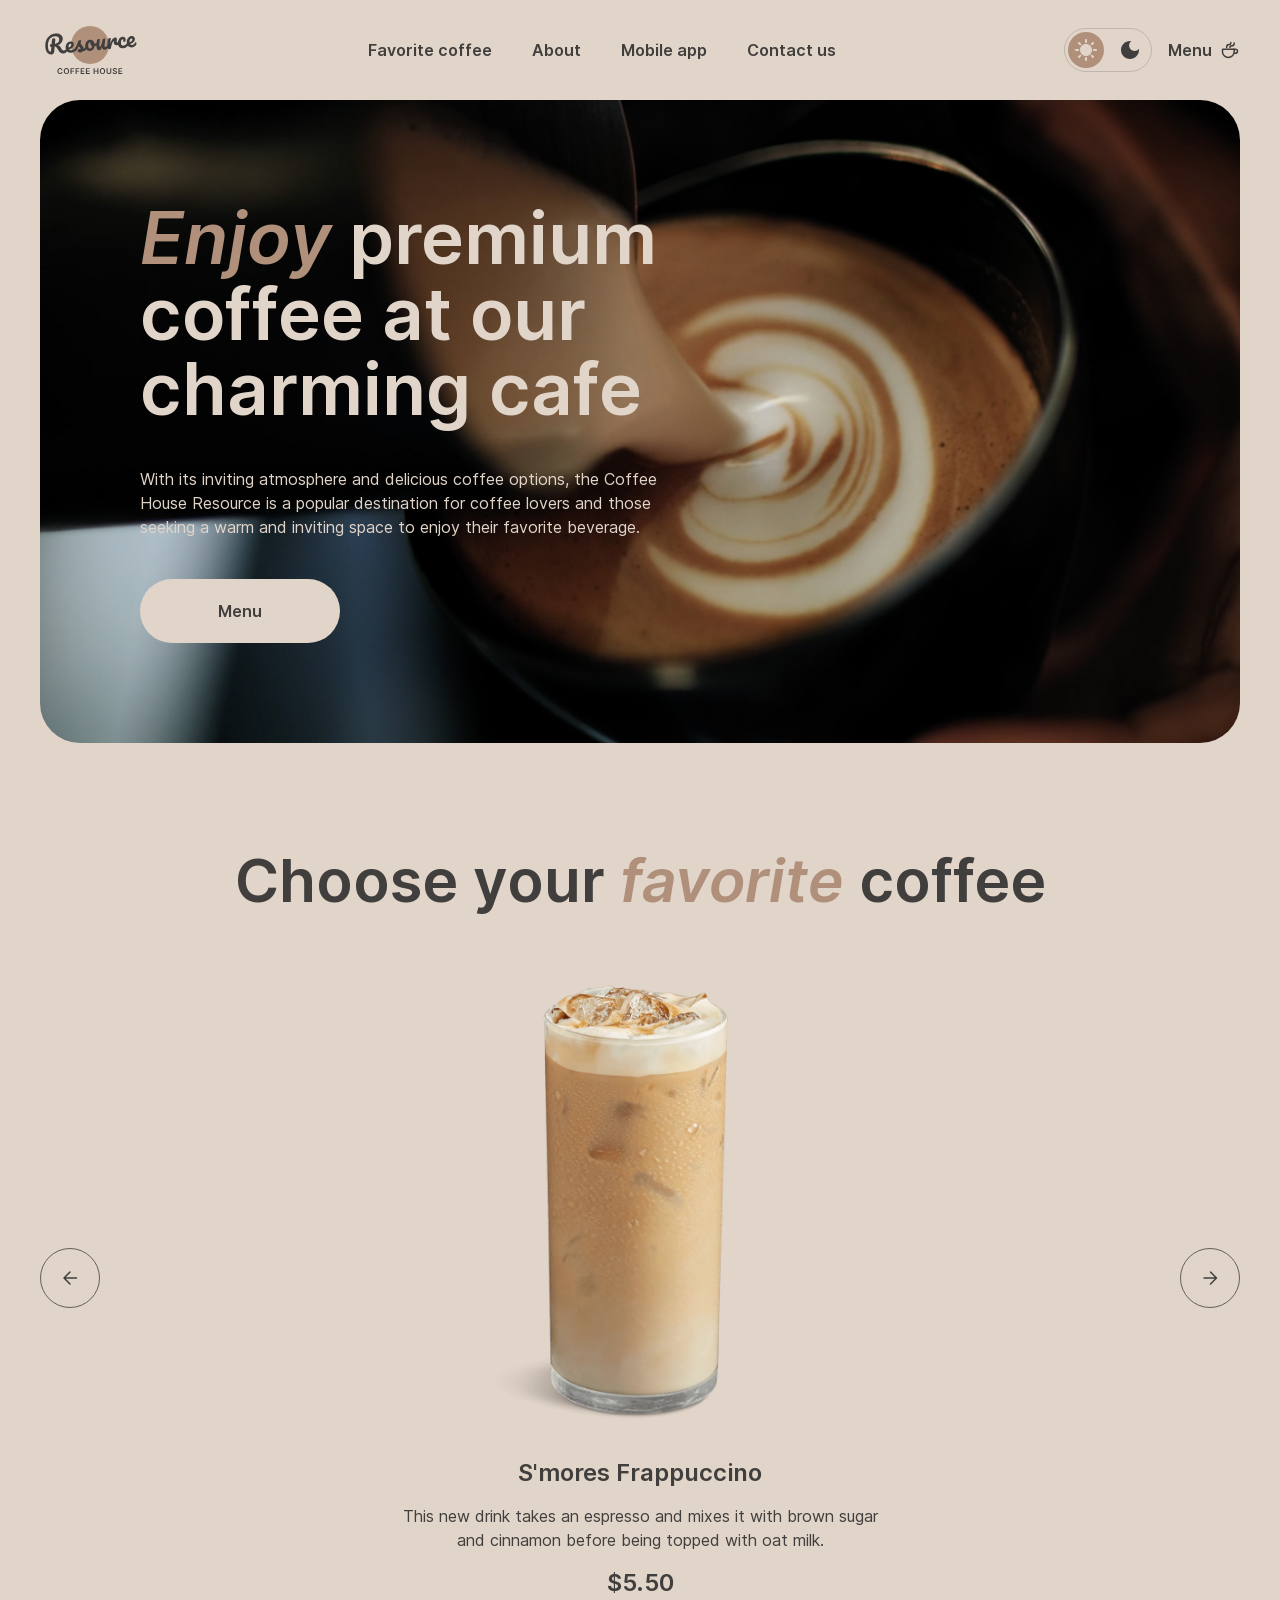
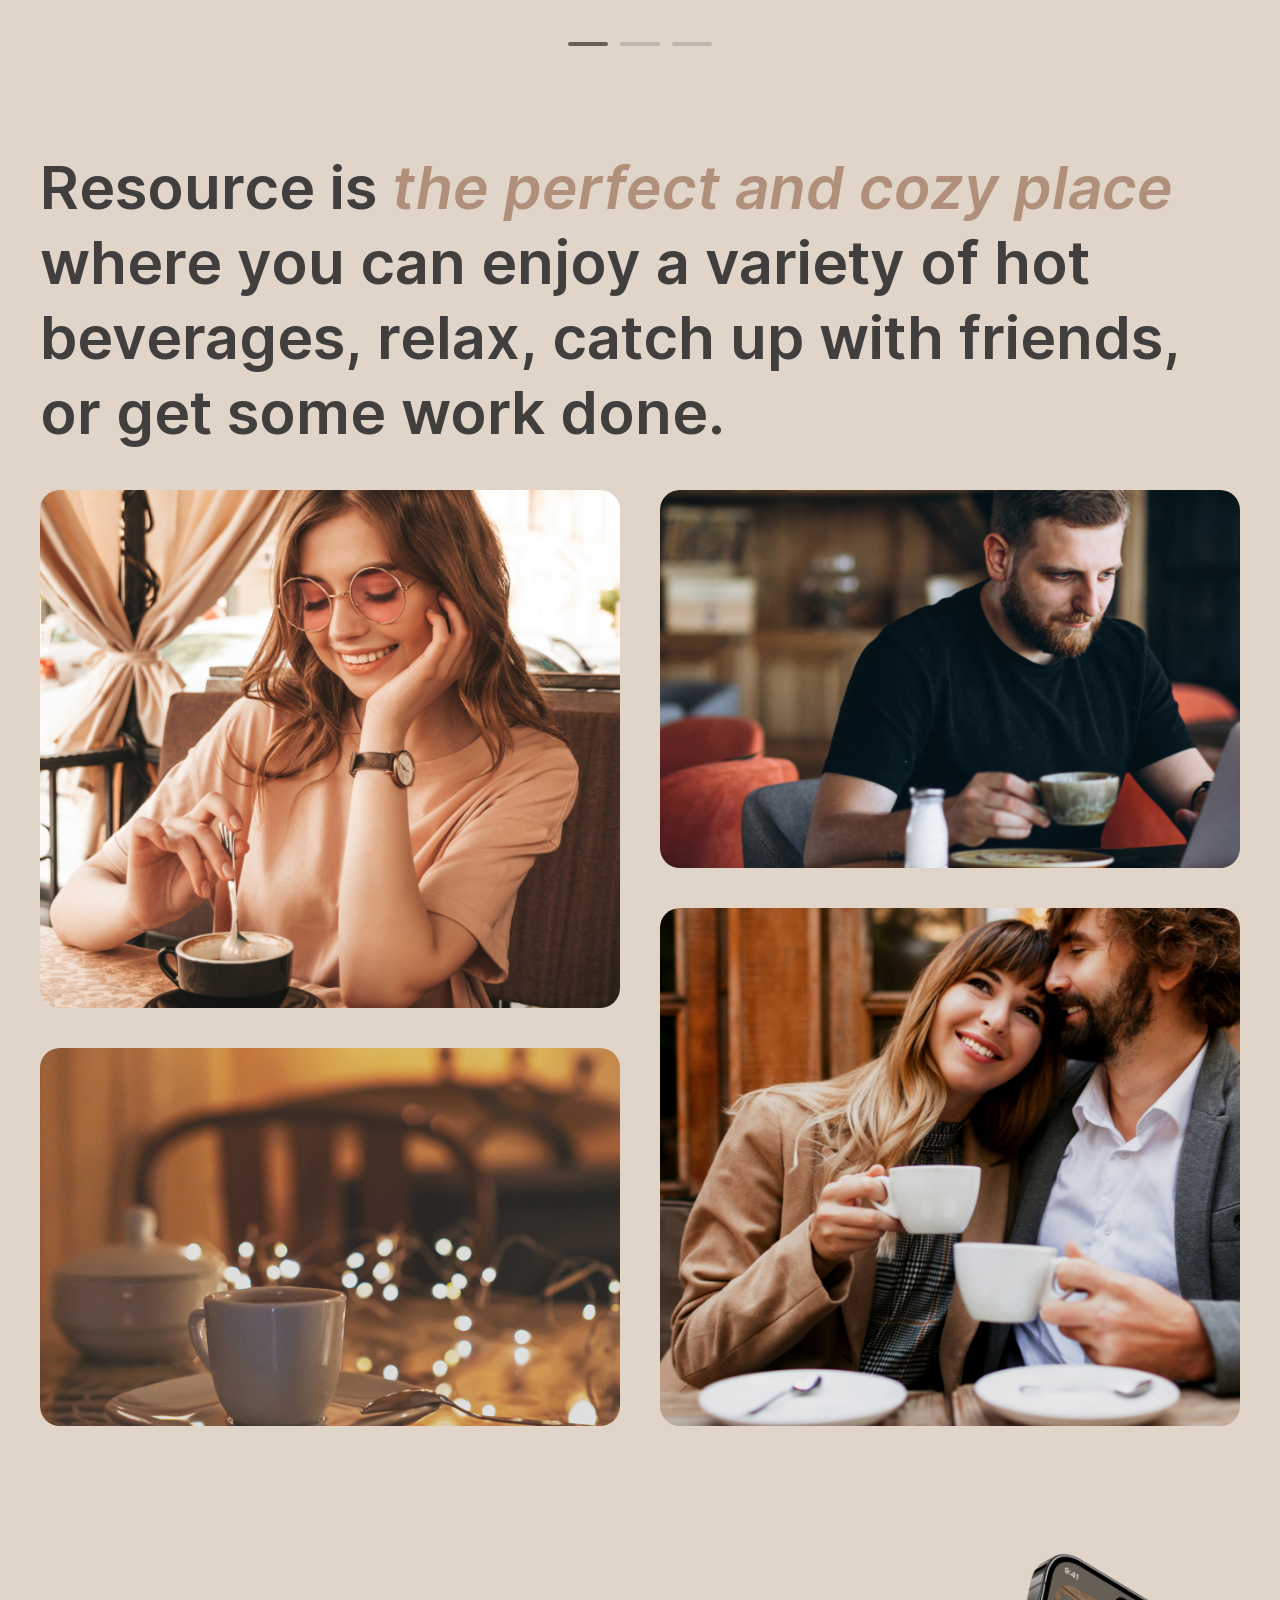
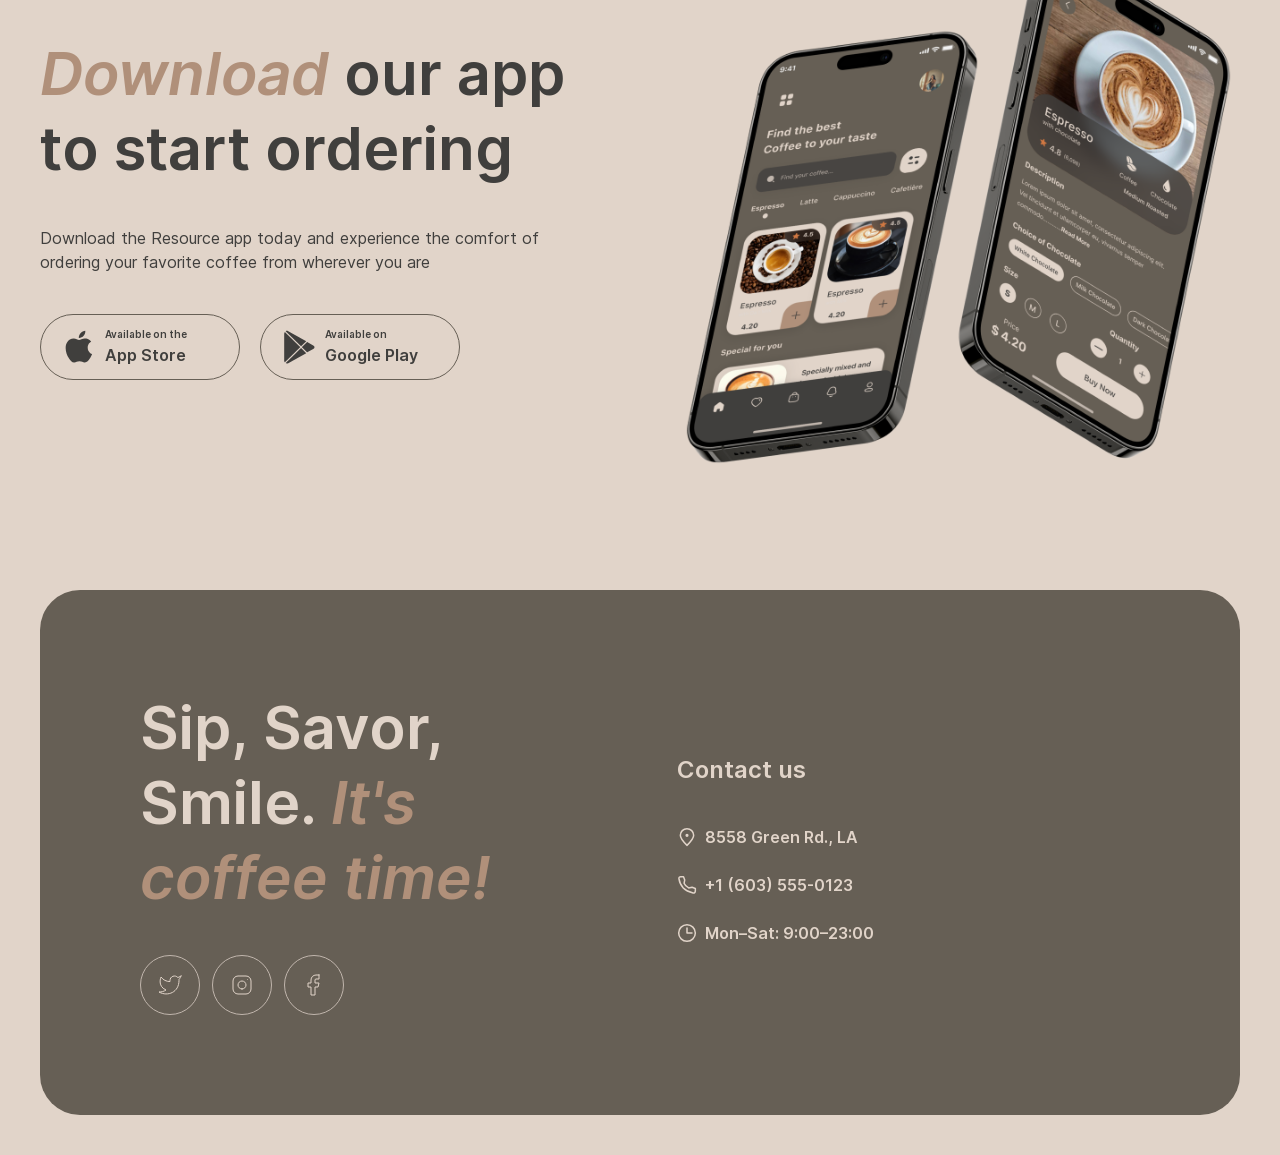
<file: index.html>
<!DOCTYPE html>
<html lang="en" data-theme="light">
<head>
  <meta charset="UTF-8">
  <meta name="viewport" content="width=device-width, initial-scale=1.0">
  <meta name="description" content="Coffee House — a cozy cafe serving premium coffee, tea and desserts.">
  <title>Coffee House</title>
  <link rel="icon" type="image/svg+xml" href="favicon.svg">
  <script>
    (function () {
      var theme = 'light';
      try {
        var saved = localStorage.getItem('coffee-house-theme');
        if (saved === 'dark' || saved === 'light') {
          theme = saved;
        } else if (window.matchMedia && window.matchMedia('(prefers-color-scheme: dark)').matches) {
          theme = 'dark';
        }
      } catch (e) { /* keep default */ }
      document.documentElement.dataset.theme = theme;
    })();
  </script>
  <link rel="stylesheet" href="css/style.css">
</head>
<body>
  <header class="header">
    <div class="container header__inner">
      <a class="logo" href="index.html" aria-label="Coffee House — home page">
        <svg class="logo__img" aria-hidden="true" viewBox="0 0 100 60" fill="none" xmlns="http://www.w3.org/2000/svg"> <path d="M69 25C69 35.4934 60.4934 44 50 44C39.5066 44 31 35.4934 31 25C31 14.5066 39.5066 6 50 6C60.4934 6 69 14.5066 69 25Z" fill="#B0907A"/> <path d="M95.6784 22.2913C95.8856 22.2732 96.0534 22.3548 96.1817 22.5364C96.326 22.7165 96.4127 22.9739 96.442 23.3086C96.4922 23.8824 96.4 24.3884 96.1652 24.8265C95.7789 25.5509 95.2359 26.1365 94.5362 26.5832C93.8524 27.0285 93.0084 27.295 92.0042 27.3829C90.4741 27.5168 89.2469 27.1664 88.3226 26.3318C87.3969 25.4812 86.8658 24.2749 86.7291 22.7129C86.6329 21.6131 86.7748 20.5727 87.1547 19.5919C87.5333 18.5951 88.1046 17.7822 88.8687 17.1532C89.6487 16.5229 90.5568 16.1623 91.5928 16.0717C92.5173 15.9908 93.2829 16.2049 93.8895 16.714C94.4948 17.2071 94.8386 17.9239 94.9209 18.8643C95.0171 19.9641 94.7016 20.9473 93.9743 21.814C93.2617 22.6633 91.9772 23.4021 90.1208 24.0303C90.5675 24.73 91.2451 25.0401 92.1537 24.9606C92.8072 24.9035 93.3279 24.7053 93.7158 24.3662C94.1197 24.0257 94.5692 23.4725 95.0643 22.7064C95.2346 22.4506 95.4393 22.3122 95.6784 22.2913ZM91.3914 18.4503C90.8016 18.5019 90.3295 18.8885 89.9751 19.6102C89.6365 20.3304 89.5098 21.1767 89.5949 22.149L89.5991 22.1968C90.5199 21.8914 91.2318 21.4918 91.7347 20.9981C92.2376 20.5044 92.4632 19.9626 92.4117 19.3729C92.3852 19.0701 92.2766 18.8386 92.0859 18.6786C91.9098 18.5013 91.6783 18.4252 91.3914 18.4503Z" fill="currentColor"/> <path d="M83.2976 28.1446C81.7356 28.2813 80.4779 27.9497 79.5245 27.1497C78.5857 26.3324 78.0529 25.1985 77.926 23.7481C77.813 22.457 77.969 21.303 78.394 20.2861C78.819 19.2692 79.4149 18.4622 80.1818 17.8651C80.9487 17.268 81.7784 16.9304 82.671 16.8523C83.5477 16.7756 84.2481 16.9793 84.7723 17.4635C85.311 17.9303 85.6159 18.5702 85.6871 19.383C85.7456 20.0525 85.6437 20.6316 85.3813 21.1203C85.1348 21.6076 84.7725 21.8722 84.2944 21.9141C83.9915 21.9406 83.7382 21.8904 83.5344 21.7637C83.3465 21.6356 83.2414 21.444 83.2191 21.189C83.2093 21.0774 83.2141 20.9485 83.2334 20.8023C83.2527 20.6561 83.2676 20.5504 83.278 20.4852C83.3367 20.2392 83.357 20.0125 83.3389 19.8053C83.3208 19.5981 83.2511 19.4436 83.1297 19.3418C83.0243 19.2386 82.876 19.1953 82.6847 19.2121C82.3181 19.2441 81.9901 19.4415 81.7006 19.8041C81.4097 20.1508 81.193 20.6114 81.0506 21.186C80.9081 21.7606 80.8661 22.3826 80.9247 23.0521C81.0865 24.901 81.9723 25.7551 83.5821 25.6142C84.2356 25.557 84.9181 25.2805 85.6296 24.7846C86.3556 24.2714 87.0469 23.5444 87.7034 22.6036C87.8752 22.3637 88.0806 22.2333 88.3197 22.2124C88.5269 22.1942 88.6946 22.2759 88.8229 22.4574C88.9672 22.6375 89.054 22.895 89.0832 23.2297C89.1362 23.8354 89.028 24.3427 88.7587 24.7518C88.0904 25.7418 87.2526 26.5378 86.2452 27.1399C85.2524 27.7247 84.2699 28.0596 83.2976 28.1446Z" fill="currentColor"/> <path d="M69.548 29.3476C68.9423 29.4006 68.4841 29.1195 68.1733 28.5042C67.8784 27.8876 67.6696 26.8779 67.5469 25.4753C67.3656 23.4032 67.4882 21.4089 67.9148 19.4924C68.0179 19.0177 68.2197 18.6627 68.5203 18.4276C68.8355 18.1752 69.288 18.0232 69.8778 17.9716C70.1965 17.9437 70.4232 17.964 70.5577 18.0326C70.6921 18.1011 70.7692 18.2469 70.7887 18.4701C70.811 18.7251 70.7416 19.3094 70.5806 20.2229C70.477 20.8744 70.3983 21.4434 70.3445 21.93C70.2907 22.4165 70.2626 23.0132 70.2602 23.7201C70.6663 22.3033 71.1584 21.136 71.7366 20.2181C72.3148 19.3002 72.8987 18.6308 73.4883 18.2098C74.0938 17.7874 74.6595 17.5532 75.1855 17.5072C76.2215 17.4166 76.7849 17.8893 76.8755 18.9253C76.8936 19.1325 76.8658 19.6409 76.7921 20.4504C76.7204 21.0991 76.6915 21.5032 76.7054 21.6626C76.7542 22.2204 76.9779 22.4819 77.3764 22.4471C77.8227 22.408 78.3658 22.0072 79.0057 21.2445C79.1948 21.0191 79.4009 20.8967 79.6241 20.8772C79.8313 20.8591 79.9991 20.9408 80.1274 21.1223C80.2702 21.2864 80.3549 21.5199 80.3814 21.8228C80.433 22.4125 80.314 22.8887 80.0245 23.2513C79.6187 23.7526 79.1275 24.1971 78.5511 24.5848C77.9893 24.9552 77.3736 25.1697 76.7042 25.2282C75.8594 25.3021 75.1951 25.1434 74.7111 24.7521C74.2431 24.3594 73.977 23.7965 73.9129 23.0633C73.892 22.8242 73.895 22.583 73.9219 22.3397C73.9258 22.0182 73.923 21.8016 73.9132 21.69C73.8909 21.435 73.7921 21.3151 73.6167 21.3305C73.3777 21.3514 73.0826 21.6503 72.7315 22.2271C72.395 22.7865 72.0738 23.5213 71.768 24.4314C71.4621 25.3415 71.2322 26.2932 71.0782 27.2864C70.9684 28.0509 70.8058 28.5791 70.5904 28.8709C70.3896 29.1455 70.0421 29.3044 69.548 29.3476Z" fill="currentColor"/> <path d="M59.2452 30.2488C58.5279 30.3116 57.9096 30.0364 57.3902 29.4233C56.8853 28.7929 56.5897 27.9836 56.5032 26.9954C56.3986 25.8 56.3828 24.7012 56.4557 23.699C56.5273 22.6809 56.6975 21.5979 56.9665 20.4501C57.0841 19.958 57.2772 19.5958 57.546 19.3635C57.8148 19.1312 58.26 18.9878 58.8816 18.9334C59.2323 18.9028 59.4762 18.9376 59.6135 19.038C59.7667 19.1371 59.8531 19.2981 59.8726 19.5213C59.8838 19.6488 59.8337 20.0868 59.7226 20.8354C59.6148 21.4391 59.534 21.9842 59.4802 22.4707C59.3078 24.1722 59.246 25.3019 59.2948 25.8598C59.3241 26.1945 59.3849 26.4301 59.4771 26.5666C59.568 26.6871 59.7011 26.7397 59.8764 26.7244C60.1155 26.7035 60.3895 26.4386 60.6983 25.9297C61.023 25.4195 61.3421 24.6608 61.6555 23.6536C61.9849 22.6451 62.2788 21.4148 62.5372 19.9627C62.6229 19.4734 62.7842 19.114 63.0211 18.8845C63.2739 18.6535 63.6633 18.5151 64.1893 18.4691C64.5559 18.437 64.8151 18.4625 64.967 18.5456C65.1174 18.6127 65.203 18.7658 65.224 19.0049C65.2588 19.4034 65.1551 20.5127 64.9128 22.3327C64.645 24.412 64.532 25.6907 64.5739 26.1688C64.6004 26.4717 64.685 26.7052 64.8279 26.8694C64.9693 27.0176 65.1437 27.0827 65.3509 27.0645C65.6697 27.0366 66.0275 26.8126 66.4244 26.3924C66.8358 25.9549 67.3698 25.2657 68.0263 24.3249C68.198 24.0851 68.4035 23.9547 68.6425 23.9337C68.8498 23.9156 69.0175 23.9973 69.1458 24.1788C69.2901 24.3589 69.3768 24.6163 69.4061 24.9511C69.4619 25.5886 69.3537 26.096 69.0815 26.4731C68.4701 27.3779 67.7896 28.1361 67.04 28.7477C66.3064 29.358 65.4375 29.707 64.4334 29.7949C63.6683 29.8618 63.0766 29.6165 62.6585 29.0588C62.2562 28.4997 62.0084 27.6862 61.9149 26.6183C61.7388 27.7259 61.4055 28.5982 60.9152 29.2354C60.4235 29.8566 59.8668 30.1944 59.2452 30.2488Z" fill="currentColor"/> <path d="M57.5606 22.8796C57.7678 22.8614 57.9362 22.9511 58.0659 23.1485C58.1956 23.346 58.2744 23.6041 58.3023 23.9229C58.3692 24.688 58.1779 25.1625 57.7282 25.3463C56.8011 25.7647 55.7659 26.048 54.6225 26.1963C54.4367 27.5616 53.9332 28.6898 53.1117 29.5808C52.2888 30.4559 51.3115 30.9429 50.1799 31.0419C49.2235 31.1256 48.3824 30.9663 47.6566 30.564C46.9467 30.1603 46.383 29.5913 45.9654 28.8569C45.5478 28.1225 45.3 27.309 45.2219 26.4164C45.1159 25.205 45.2529 24.1089 45.6328 23.1281C46.0114 22.1313 46.5841 21.3343 47.351 20.7372C48.1165 20.1242 48.9933 19.7744 49.9816 19.688C51.1929 19.582 52.2022 19.9193 53.0093 20.6999C53.8309 21.4632 54.3592 22.453 54.5941 23.6691C55.339 23.5558 56.2177 23.3183 57.23 22.9567C57.3547 22.9136 57.4649 22.8879 57.5606 22.8796ZM50.1494 28.4908C50.6595 28.4462 51.0797 28.2007 51.41 27.7542C51.7563 27.3063 51.959 26.6863 52.0182 25.8941C51.4948 25.6026 51.0739 25.1977 50.7555 24.6795C50.4531 24.1599 50.2754 23.5972 50.2224 22.9916C50.2001 22.7365 50.2017 22.4794 50.2272 22.2202L50.1076 22.2307C49.4701 22.2864 48.9633 22.644 48.5873 23.3032C48.2259 23.9452 48.094 24.824 48.1916 25.9398C48.2683 26.8164 48.4942 27.4712 48.8694 27.9042C49.2605 28.3357 49.6872 28.5313 50.1494 28.4908Z" fill="currentColor"/> <path d="M40.3093 32.4354C39.4805 32.508 38.8262 32.3725 38.3464 32.029C37.8826 31.6841 37.6298 31.2726 37.5879 30.7944C37.5517 30.38 37.6717 30.0081 37.9481 29.6787C38.2244 29.3494 38.6575 29.1589 39.2472 29.1073C39.4544 29.0892 39.6956 29.0922 39.9708 29.1163C40.2604 29.1231 40.4777 29.1282 40.6226 29.1316C40.5704 28.7185 40.4406 28.3364 40.2332 27.9851C40.0417 27.6325 39.8038 27.3 39.5195 26.9876C39.2338 26.6592 38.9682 26.3773 38.7228 26.1418C38.3109 27.1254 37.8851 27.9497 37.4454 28.6145C37.0216 29.278 36.5472 29.9137 36.0222 30.5218C35.7604 30.8338 35.4701 31.0038 35.1513 31.0316C34.8963 31.054 34.6814 30.9844 34.5067 30.823C34.3306 30.6457 34.2307 30.4216 34.207 30.1506C34.1791 29.8318 34.2648 29.5272 34.4643 29.2367L34.7416 28.827C35.5235 27.6664 36.1068 26.7159 36.4918 25.9756C36.7223 25.4896 36.9874 24.8481 37.2871 24.0509C37.5853 23.2379 37.8735 22.4016 38.1517 21.542C38.3932 20.8142 38.9921 20.4085 39.9484 20.3248C40.3947 20.2858 40.709 20.2984 40.8913 20.3628C41.0736 20.4271 41.1725 20.547 41.1878 20.7223C41.1962 20.8179 41.1775 20.9722 41.1319 21.1849C41.0863 21.3977 41.0167 21.6126 40.9233 21.8296C40.6866 22.4285 40.5857 22.9272 40.6205 23.3257C40.6415 23.5647 40.7442 23.8208 40.9286 24.0937C41.1291 24.3653 41.4235 24.7009 41.8118 25.1006C42.3804 25.7254 42.8131 26.2657 43.11 26.7216C43.4214 27.1601 43.6015 27.6583 43.6503 28.2162C43.6642 28.3756 43.6678 28.6001 43.6611 28.8898C44.4156 28.5187 45.2617 27.6335 46.1993 26.2345C46.371 25.9946 46.5765 25.8642 46.8155 25.8433C47.0227 25.8252 47.1905 25.9069 47.3188 26.0884C47.4631 26.2685 47.5498 26.5259 47.5791 26.8606C47.6321 27.4663 47.5239 27.9737 47.2545 28.3827C46.544 29.4407 45.8382 30.185 45.1371 30.6158C44.4505 31.0292 43.5747 31.2985 42.5095 31.4238C41.9194 32.0215 41.186 32.3587 40.3093 32.4354Z" fill="currentColor"/> <path d="M36.6171 26.7357C36.8243 26.7175 36.9921 26.7992 37.1204 26.9807C37.2646 27.1608 37.3514 27.4183 37.3807 27.753C37.4365 28.3905 37.3283 28.8979 37.0561 29.2751C36.5291 30.0439 35.7502 30.7786 34.7193 31.4791C33.7044 32.1782 32.5833 32.5815 31.3559 32.6888C29.6823 32.8353 28.3436 32.4947 27.3396 31.667C26.3356 30.8394 25.7646 29.6365 25.6266 28.0586C25.5304 26.9588 25.6722 25.9185 26.0522 24.9376C26.4308 23.9408 27.0021 23.1279 27.7662 22.4989C28.5462 21.8686 29.4542 21.508 30.4903 21.4174C31.4147 21.3365 32.1803 21.5506 32.787 22.0597C33.3923 22.5528 33.7361 23.2696 33.8183 24.21C33.9145 25.3098 33.599 26.293 32.8718 27.1597C32.1591 28.009 30.8826 28.7471 29.0422 29.3739C29.5048 30.0722 30.294 30.3726 31.4098 30.275C32.127 30.2122 32.9183 29.894 33.7836 29.3204C34.6634 28.7295 35.4025 27.9983 36.0009 27.1269C36.1726 26.887 36.378 26.7566 36.6171 26.7357ZM30.2888 23.796C29.6991 23.8476 29.227 24.2342 28.8725 24.9559C28.534 25.6761 28.4073 26.5224 28.4923 27.4947L28.4965 27.5425C29.4174 27.2371 30.1293 26.8375 30.6322 26.3438C31.1351 25.8501 31.3607 25.3083 31.3091 24.7186C31.2826 24.4158 31.174 24.1843 30.9834 24.0243C30.8072 23.847 30.5757 23.7709 30.2888 23.796Z" fill="currentColor"/> <path d="M27.6906 27.5167C27.8978 27.4986 28.0656 27.5803 28.1939 27.7618C28.3382 27.9419 28.4249 28.1993 28.4542 28.5341C28.5086 29.1557 28.4004 29.6631 28.1296 30.0561C27.4454 31.0476 26.7351 31.8324 25.9987 32.4108C25.261 32.9733 24.3581 33.3012 23.2902 33.3946C22.2541 33.4853 21.3451 33.2837 20.5631 32.79C19.797 32.2949 19.028 31.3985 18.256 30.1009C17.6351 29.063 17.151 28.3023 16.8035 27.8188C16.4547 27.3193 16.119 26.9712 15.7967 26.7745C15.4903 26.5765 15.1198 26.4724 14.6852 26.4622C14.6508 26.8025 14.5595 27.8705 14.4114 29.6663C14.3537 30.4744 14.3165 30.9675 14.3 31.1456C14.2256 32.1319 13.9724 32.9089 13.5402 33.4767C13.1067 34.0286 12.4038 34.3471 11.4315 34.4321C10.3636 34.5256 9.38799 34.2977 8.50477 33.7486C7.63609 33.1822 6.9298 32.3606 6.38589 31.2839C5.84059 30.1913 5.50518 28.9277 5.37968 27.4932C5.1454 24.8154 5.40544 22.4638 6.15978 20.4383C6.93006 18.4115 8.10738 16.8148 9.69174 15.6483C11.2906 14.4644 13.1899 13.7763 15.3895 13.5838C16.9196 13.45 18.223 13.5688 19.2994 13.9404C20.3759 14.312 21.1968 14.8826 21.762 15.6523C22.3432 16.4206 22.6784 17.3148 22.7676 18.3349C22.8457 19.2275 22.7073 20.1229 22.3522 21.0213C22.0117 21.9023 21.4476 22.7066 20.66 23.434C19.8724 24.1614 18.8869 24.7375 17.7034 25.1622C18.4866 25.3025 19.1057 25.5856 19.5605 26.0116C20.0154 26.4376 20.4891 27.0787 20.9816 27.9351C21.5115 28.8524 22.0112 29.5153 22.4806 29.924C22.966 30.3312 23.4955 30.5098 24.0693 30.4596C24.5794 30.4149 25.0509 30.205 25.4838 29.8299C25.9154 29.4388 26.4456 28.7981 27.0744 27.9079C27.2461 27.6681 27.4515 27.5377 27.6906 27.5167ZM11.3837 26.727C10.8418 26.7744 10.4561 26.6797 10.2266 26.4428C10.013 26.2045 9.89225 25.9259 9.86436 25.6071C9.8309 25.2246 9.92394 24.9113 10.1435 24.6672C10.379 24.4218 10.6562 24.2851 10.9749 24.2572L11.5727 24.2049C11.691 22.6206 11.8123 21.2528 11.9364 20.1016C12.053 19.0474 12.6771 18.4708 13.8088 18.3718C14.7173 18.2923 15.2071 18.659 15.2782 19.4719C15.2936 19.6473 15.2975 19.7835 15.2899 19.8805L14.9199 23.9121C15.7764 23.789 16.5393 23.5134 17.2085 23.0855C17.8937 22.6561 18.4149 22.0966 18.7722 21.4068C19.1454 20.7156 19.2957 19.9556 19.2232 19.1268C19.1353 18.1226 18.7236 17.3636 17.988 16.8498C17.2524 16.3359 16.2232 16.1369 14.9002 16.2526C13.3382 16.3893 12.0016 16.8997 10.8904 17.7839C9.79381 18.6508 8.98568 19.8779 8.46605 21.4653C7.94503 23.0366 7.78003 24.9142 7.97108 27.0978C8.06033 28.1179 8.24063 28.9855 8.51198 29.7006C8.78334 30.4157 9.08648 30.9432 9.42139 31.2834C9.75631 31.6235 10.0592 31.7817 10.3302 31.7579C10.5374 31.7398 10.6957 31.6216 10.8051 31.4032C10.9304 31.1834 11.0127 30.839 11.052 30.3698L11.3837 26.727Z" fill="currentColor"/> <path d="M78.4033 54.0001V48.1819H82.1874V49.0654H79.4573V50.645H81.9914V51.5285H79.4573V53.1165H82.2101V54.0001H78.4033Z" fill="currentColor"/> <path d="M75.9698 49.7813C75.9433 49.5332 75.8316 49.34 75.6346 49.2017C75.4395 49.0635 75.1857 48.9943 74.8732 48.9943C74.6535 48.9943 74.4651 49.0275 74.3079 49.0938C74.1507 49.1601 74.0304 49.25 73.9471 49.3637C73.8638 49.4773 73.8211 49.607 73.8192 49.7529C73.8192 49.8741 73.8467 49.9792 73.9016 50.0682C73.9585 50.1572 74.0352 50.233 74.1317 50.2955C74.2283 50.3561 74.3353 50.4072 74.4528 50.4489C74.5702 50.4906 74.6886 50.5256 74.8079 50.554L75.3533 50.6904C75.573 50.7415 75.7842 50.8106 75.9869 50.8977C76.1914 50.9849 76.3742 51.0947 76.5352 51.2273C76.698 51.3599 76.8268 51.5199 76.9215 51.7074C77.0162 51.8949 77.0636 52.1146 77.0636 52.3665C77.0636 52.7074 76.9764 53.0076 76.8022 53.2671C76.628 53.5246 76.3761 53.7263 76.0465 53.8722C75.7189 54.0161 75.3221 54.0881 74.8562 54.0881C74.4035 54.0881 74.0105 54.018 73.6772 53.8779C73.3458 53.7377 73.0863 53.5332 72.8988 53.2642C72.7132 52.9953 72.6128 52.6676 72.5977 52.2813H73.6346C73.6497 52.4839 73.7122 52.6525 73.8221 52.787C73.9319 52.9214 74.0749 53.0218 74.2511 53.0881C74.4291 53.1544 74.628 53.1875 74.8477 53.1875C75.0768 53.1875 75.2776 53.1534 75.4499 53.0852C75.6242 53.0152 75.7605 52.9186 75.859 52.7955C75.9575 52.6705 76.0077 52.5246 76.0096 52.358C76.0077 52.2065 75.9632 52.0815 75.8761 51.983C75.7889 51.8826 75.6668 51.7993 75.5096 51.733C75.3543 51.6648 75.1725 51.6042 74.9641 51.5512L74.3022 51.3807C73.823 51.2576 73.4442 51.071 73.1658 50.821C72.8893 50.5692 72.7511 50.2349 72.7511 49.8182C72.7511 49.4754 72.8439 49.1752 73.0295 48.9176C73.217 48.6601 73.4717 48.4602 73.7937 48.3182C74.1156 48.1743 74.4802 48.1023 74.8874 48.1023C75.3003 48.1023 75.6621 48.1743 75.9727 48.3182C76.2852 48.4602 76.5304 48.6582 76.7085 48.912C76.8865 49.1638 76.9783 49.4536 76.984 49.7813H75.9698Z" fill="currentColor"/> <path d="M70.2086 48.1819H71.2626V51.983C71.2626 52.3997 71.1641 52.7662 70.9672 53.0825C70.7721 53.3987 70.4975 53.6459 70.1433 53.8239C69.7891 54.0001 69.3753 54.0881 68.9018 54.0881C68.4264 54.0881 68.0117 54.0001 67.6575 53.8239C67.3033 53.6459 67.0287 53.3987 66.8336 53.0825C66.6386 52.7662 66.541 52.3997 66.541 51.983V48.1819H67.595V51.895C67.595 52.1374 67.648 52.3533 67.7541 52.5427C67.862 52.7321 68.0136 52.8807 68.2086 52.9887C68.4037 53.0948 68.6348 53.1478 68.9018 53.1478C69.1689 53.1478 69.3999 53.0948 69.595 52.9887C69.792 52.8807 69.9435 52.7321 70.0495 52.5427C70.1556 52.3533 70.2086 52.1374 70.2086 51.895V48.1819Z" fill="currentColor"/> <path d="M65.1444 51.0909C65.1444 51.7178 65.027 52.2548 64.7922 52.7017C64.5592 53.1468 64.241 53.4877 63.8376 53.7245C63.4361 53.9612 62.9806 54.0796 62.4711 54.0796C61.9617 54.0796 61.5052 53.9612 61.1018 53.7245C60.7003 53.4858 60.3821 53.144 60.1473 52.6989C59.9143 52.2519 59.7979 51.7159 59.7979 51.0909C59.7979 50.464 59.9143 49.9281 60.1473 49.483C60.3821 49.036 60.7003 48.6942 61.1018 48.4574C61.5052 48.2207 61.9617 48.1023 62.4711 48.1023C62.9806 48.1023 63.4361 48.2207 63.8376 48.4574C64.241 48.6942 64.5592 49.036 64.7922 49.483C65.027 49.9281 65.1444 50.464 65.1444 51.0909ZM64.0848 51.0909C64.0848 50.6496 64.0157 50.2775 63.8774 49.9745C63.741 49.6695 63.5516 49.4394 63.3092 49.2841C63.0668 49.1269 62.7874 49.0483 62.4711 49.0483C62.1549 49.0483 61.8755 49.1269 61.6331 49.2841C61.3907 49.4394 61.2003 49.6695 61.0621 49.9745C60.9257 50.2775 60.8575 50.6496 60.8575 51.0909C60.8575 51.5322 60.9257 51.9053 61.0621 52.2102C61.2003 52.5133 61.3907 52.7434 61.6331 52.9006C61.8755 53.0559 62.1549 53.1335 62.4711 53.1335C62.7874 53.1335 63.0668 53.0559 63.3092 52.9006C63.5516 52.7434 63.741 52.5133 63.8774 52.2102C64.0157 51.9053 64.0848 51.5322 64.0848 51.0909Z" fill="currentColor"/> <path d="M53.5918 54.0001V48.1819H54.6458V50.645H57.3418V48.1819H58.3986V54.0001H57.3418V51.5285H54.6458V54.0001H53.5918Z" fill="currentColor"/> <path d="M45.9482 54.0001V48.1819H49.7323V49.0654H47.0022V50.645H49.5363V51.5285H47.0022V53.1165H49.7551V54.0001H45.9482Z" fill="currentColor"/> <path d="M40.6895 54.0001V48.1819H44.4735V49.0654H41.7434V50.645H44.2775V51.5285H41.7434V53.1165H44.4963V54.0001H40.6895Z" fill="currentColor"/> <path d="M35.6016 54.0001V48.1819H39.3288V49.0654H36.6555V50.645H39.0732V51.5285H36.6555V54.0001H35.6016Z" fill="currentColor"/> <path d="M30.5137 54.0001V48.1819H34.2409V49.0654H31.5676V50.645H33.9853V51.5285H31.5676V54.0001H30.5137Z" fill="currentColor"/> <path d="M29.1181 51.0909C29.1181 51.7178 29.0007 52.2548 28.7658 52.7017C28.5328 53.1468 28.2147 53.4877 27.8113 53.7245C27.4097 53.9612 26.9542 54.0796 26.4448 54.0796C25.9353 54.0796 25.4789 53.9612 25.0755 53.7245C24.6739 53.4858 24.3558 53.144 24.1209 52.6989C23.888 52.2519 23.7715 51.7159 23.7715 51.0909C23.7715 50.464 23.888 49.9281 24.1209 49.483C24.3558 49.036 24.6739 48.6942 25.0755 48.4574C25.4789 48.2207 25.9353 48.1023 26.4448 48.1023C26.9542 48.1023 27.4097 48.2207 27.8113 48.4574C28.2147 48.6942 28.5328 49.036 28.7658 49.483C29.0007 49.9281 29.1181 50.464 29.1181 51.0909ZM28.0584 51.0909C28.0584 50.6496 27.9893 50.2775 27.851 49.9745C27.7147 49.6695 27.5253 49.4394 27.2828 49.2841C27.0404 49.1269 26.7611 49.0483 26.4448 49.0483C26.1285 49.0483 25.8491 49.1269 25.6067 49.2841C25.3643 49.4394 25.1739 49.6695 25.0357 49.9745C24.8993 50.2775 24.8311 50.6496 24.8311 51.0909C24.8311 51.5322 24.8993 51.9053 25.0357 52.2102C25.1739 52.5133 25.3643 52.7434 25.6067 52.9006C25.8491 53.0559 26.1285 53.1335 26.4448 53.1335C26.7611 53.1335 27.0404 53.0559 27.2828 52.9006C27.5253 52.7434 27.7147 52.5133 27.851 52.2102C27.9893 51.9053 28.0584 51.5322 28.0584 51.0909Z" fill="currentColor"/> <path d="M22.5536 50.1449H21.4911C21.4608 49.9707 21.4049 49.8163 21.3235 49.6818C21.2421 49.5455 21.1407 49.4299 21.0195 49.3352C20.8983 49.2406 20.7601 49.1695 20.6048 49.1222C20.4513 49.0729 20.2856 49.0483 20.1076 49.0483C19.7913 49.0483 19.511 49.1279 19.2667 49.287C19.0224 49.4442 18.8311 49.6752 18.6928 49.9801C18.5546 50.2832 18.4854 50.6534 18.4854 51.0909C18.4854 51.536 18.5546 51.911 18.6928 52.2159C18.833 52.519 19.0243 52.7481 19.2667 52.9034C19.511 53.0568 19.7904 53.1335 20.1048 53.1335C20.279 53.1335 20.4419 53.1108 20.5934 53.0654C20.7468 53.018 20.8841 52.9489 21.0053 52.858C21.1284 52.7671 21.2317 52.6553 21.315 52.5227C21.4002 52.3902 21.4589 52.2387 21.4911 52.0682L22.5536 52.0739C22.5138 52.3504 22.4277 52.6099 22.2951 52.8523C22.1644 53.0947 21.993 53.3087 21.7809 53.4943C21.5688 53.6781 21.3207 53.822 21.0366 53.9262C20.7525 54.0284 20.4371 54.0796 20.0906 54.0796C19.5792 54.0796 19.1228 53.9612 18.7212 53.7245C18.3197 53.4877 18.0034 53.1459 17.7724 52.6989C17.5413 52.2519 17.4258 51.7159 17.4258 51.0909C17.4258 50.464 17.5423 49.9281 17.7752 49.483C18.0082 49.036 18.3254 48.6942 18.7269 48.4574C19.1284 48.2207 19.583 48.1023 20.0906 48.1023C20.4144 48.1023 20.7156 48.1477 20.994 48.2387C21.2724 48.3296 21.5205 48.4631 21.7383 48.6392C21.9561 48.8135 22.1351 49.0275 22.2752 49.2813C22.4173 49.5332 22.5101 49.821 22.5536 50.1449Z" fill="currentColor"/> </svg>
      </a>

      <nav class="nav" aria-label="Main navigation">
        <ul class="nav__list">
          <li class="nav__item"><a class="nav__link" href="#favorite">Favorite coffee</a></li>
          <li class="nav__item"><a class="nav__link" href="#about">About</a></li>
          <li class="nav__item"><a class="nav__link" href="#mobile-app">Mobile app</a></li>
          <li class="nav__item"><a class="nav__link" href="#contacts">Contact us</a></li>
          <li class="nav__item nav__item--menu"><a class="nav__link" href="menu.html">Menu
            <svg class="menu-link__icon" viewBox="0 0 20 20" width="20" height="20" aria-hidden="true">
              <path d="M14.167 9.76667V11.6667C14.167 14.8883 11.5553 17.5 8.33366 17.5C5.112 17.5 2.50033 14.8883 2.50033 11.6667V9.76667C2.50033 9.4353 2.76896 9.16667 3.10033 9.16667H13.567C13.8984 9.16667 14.167 9.4353 14.167 9.76667Z" fill="none" stroke="currentColor" stroke-width="1.5" stroke-linecap="round" stroke-linejoin="round"/>
              <path d="M10.0003 7.50008C10.0003 6.66675 10.5956 5.83341 11.786 5.83341C13.101 5.83341 14.167 4.76743 14.167 3.45246V2.91675" fill="none" stroke="currentColor" stroke-width="1.5" stroke-linecap="round" stroke-linejoin="round"/>
              <path d="M6.66634 7.5V7.08333C6.66634 5.70262 7.78563 4.58333 9.16634 4.58333C10.0868 4.58333 10.833 3.83714 10.833 2.91667V2.5" fill="none" stroke="currentColor" stroke-width="1.5" stroke-linecap="round" stroke-linejoin="round"/>
              <path d="M13.333 9.16675H15.4163C16.5669 9.16675 17.4997 10.0995 17.4997 11.2501C17.4997 12.4007 16.5669 13.3334 15.4163 13.3334H14.1663" fill="none" stroke="currentColor" stroke-width="1.5" stroke-linecap="round" stroke-linejoin="round"/>
            </svg></a></li>
        </ul>
      </nav>

      <div class="header__actions">
        <button class="theme-toggle" type="button" data-theme-toggle aria-label="Switch to dark theme" aria-pressed="false">
          <span class="theme-toggle__option theme-toggle__option--sun">
            <svg viewBox="0 0 22 22" width="22" height="22" aria-hidden="true">
              <path d="M10 3V1c0-.55.45-1 1-1s1 .45 1 1v2c0 .55-.45 1-1 1s-1-.45-1-1zm7.36 3.05 1.41-1.42c.39-.39.39-1.02 0-1.41s-1.02-.39-1.41 0l-1.41 1.42c-.39.39-.39 1.02 0 1.41s1.02.39 1.41 0zM21 10h-2c-.55 0-1 .45-1 1s.45 1 1 1h2c.55 0 1-.45 1-1s-.45-1-1-1zm-10 8c-.55 0-1 .45-1 1v2c0 .55.45 1 1 1s1-.45 1-1v-2c0-.55-.45-1-1-1zM4.64 6.05 3.22 4.64c-.39-.39-.39-1.03 0-1.41.39-.38 1.03-.39 1.41 0l1.41 1.41c.39.39.39 1.03 0 1.41-.39.38-1.02.39-1.4 0zm11.31 9.9c-.39.39-.39 1.03 0 1.41l1.41 1.41c.39.39 1.03.39 1.41 0 .39-.39.39-1.03 0-1.41l-1.41-1.41c-.39-.39-1.02-.39-1.41 0zM1 12h2c.55 0 1-.45 1-1s-.45-1-1-1H1c-.55 0-1 .45-1 1s.45 1 1 1zm3.64 6.78 1.41-1.41c.39-.39.39-1.03 0-1.41-.38-.38-1.02-.39-1.41 0l-1.41 1.41c-.39.39-.39 1.03 0 1.41.38.39 1.02.39 1.41 0zM11 5c-3.31 0-6 2.69-6 6s2.69 6 6 6 6-2.69 6-6-2.69-6-6-6z" fill="#E1D4C9"/>
            </svg>
          </span>
          <span class="theme-toggle__option theme-toggle__option--moon">
            <svg viewBox="0 0 18 18" width="18" height="18" aria-hidden="true">
              <path d="M9 0C4.03 0 0 4.03 0 9c0 4.97 4.03 9 9 9 4.97 0 9-4.03 9-9 0-.46-.04-.92-.1-1.36-.98 1.37-2.58 2.26-4.4 2.26-2.98 0-5.4-2.42-5.4-5.4 0-1.81.89-3.42 2.26-4.4C9.92.04 9.46 0 9 0z" fill="currentColor"/>
            </svg>
          </span>
        </button>

        <a class="menu-link" href="menu.html">
          <span>Menu</span>
          <svg class="menu-link__icon" viewBox="0 0 20 20" width="20" height="20" aria-hidden="true">
            <path d="M14.167 9.76667V11.6667C14.167 14.8883 11.5553 17.5 8.33366 17.5C5.112 17.5 2.50033 14.8883 2.50033 11.6667V9.76667C2.50033 9.4353 2.76896 9.16667 3.10033 9.16667H13.567C13.8984 9.16667 14.167 9.4353 14.167 9.76667Z" fill="none" stroke="currentColor" stroke-width="1.5" stroke-linecap="round" stroke-linejoin="round"/>
            <path d="M10.0003 7.50008C10.0003 6.66675 10.5956 5.83341 11.786 5.83341C13.101 5.83341 14.167 4.76743 14.167 3.45246V2.91675" fill="none" stroke="currentColor" stroke-width="1.5" stroke-linecap="round" stroke-linejoin="round"/>
            <path d="M6.66634 7.5V7.08333C6.66634 5.70262 7.78563 4.58333 9.16634 4.58333C10.0868 4.58333 10.833 3.83714 10.833 2.91667V2.5" fill="none" stroke="currentColor" stroke-width="1.5" stroke-linecap="round" stroke-linejoin="round"/>
            <path d="M13.333 9.16675H15.4163C16.5669 9.16675 17.4997 10.0995 17.4997 11.2501C17.4997 12.4007 16.5669 13.3334 15.4163 13.3334H14.1663" fill="none" stroke="currentColor" stroke-width="1.5" stroke-linecap="round" stroke-linejoin="round"/>
          </svg>
        </a>

        <button class="burger" type="button" aria-label="Open menu" aria-expanded="false">
          <span class="burger__line"></span>
          <span class="burger__line"></span>
        </button>
      </div>
    </div>
  </header>

  <main>
    <!-- Hero -->
    <section class="hero">
      <div class="container">
        <div class="hero__wrapper">
          <div class="hero__content">
            <h1 class="hero__title"><em>Enjoy</em> premium coffee at our charming cafe</h1>
            <p class="hero__text">With its inviting atmosphere and delicious coffee options, the Coffee House Resource is a popular destination for coffee lovers and those seeking a warm and inviting space to enjoy their favorite beverage.</p>
            <a class="hero__button" href="menu.html">
              <span>Menu</span>
              <svg class="hero__button-icon" viewBox="0 0 20 20" width="20" height="20" aria-hidden="true">
                <path d="M14.167 9.76667V11.6667C14.167 14.8883 11.5553 17.5 8.33366 17.5C5.112 17.5 2.50033 14.8883 2.50033 11.6667V9.76667C2.50033 9.4353 2.76896 9.16667 3.10033 9.16667H13.567C13.8984 9.16667 14.167 9.4353 14.167 9.76667Z" fill="none" stroke="currentColor" stroke-width="1.5" stroke-linecap="round" stroke-linejoin="round"/>
                <path d="M10.0003 7.50008C10.0003 6.66675 10.5956 5.83341 11.786 5.83341C13.101 5.83341 14.167 4.76743 14.167 3.45246V2.91675" fill="none" stroke="currentColor" stroke-width="1.5" stroke-linecap="round" stroke-linejoin="round"/>
                <path d="M6.66634 7.5V7.08333C6.66634 5.70262 7.78563 4.58333 9.16634 4.58333C10.0868 4.58333 10.833 3.83714 10.833 2.91667V2.5" fill="none" stroke="currentColor" stroke-width="1.5" stroke-linecap="round" stroke-linejoin="round"/>
                <path d="M13.333 9.16675H15.4163C16.5669 9.16675 17.4997 10.0995 17.4997 11.2501C17.4997 12.4007 16.5669 13.3334 15.4163 13.3334H14.1663" fill="none" stroke="currentColor" stroke-width="1.5" stroke-linecap="round" stroke-linejoin="round"/>
              </svg>
            </a>
          </div>
        </div>
      </div>
    </section>

    <!-- Favorite coffee slider -->
    <section class="section favorite" id="favorite">
      <div class="container">
        <h2 class="section__title">Choose your <em>favorite</em> coffee</h2>

        <div class="slider">
          <button class="slider__arrow slider__arrow--prev" type="button" aria-label="Previous slide">
            <svg viewBox="0 0 24 24" width="24" height="24" aria-hidden="true">
              <path d="M18.5 12H6M6 12l6-6M6 12l6 6" fill="none" stroke="currentColor" stroke-width="1.5" stroke-linecap="round" stroke-linejoin="round"/>
            </svg>
          </button>

          <div class="slider__viewport">
            <ul class="slider__track">
              <li class="slider__slide slide">
                <img class="slide__image" src="assets/img/slider-1.png" alt="S'mores Frappuccino" width="480" height="480">
                <h3 class="slide__name">S'mores Frappuccino</h3>
                <p class="slide__description">This new drink takes an espresso and mixes it with brown sugar and cinnamon before being topped with oat milk.</p>
                <p class="slide__price">$5.50</p>
              </li>
              <li class="slider__slide slide" aria-hidden="true">
                <img class="slide__image" src="assets/img/slider-2.png" alt="Caramel Macchiato" width="480" height="480">
                <h3 class="slide__name">Caramel Macchiato</h3>
                <p class="slide__description">Fragrant and unique classic espresso with rich caramel-peanut syrup, with cream under whipped thick foam.</p>
                <p class="slide__price">$5.00</p>
              </li>
              <li class="slider__slide slide" aria-hidden="true">
                <img class="slide__image" src="assets/img/slider-3.png" alt="Ice coffee" width="480" height="480">
                <h3 class="slide__name">Ice coffee</h3>
                <p class="slide__description">A popular summer drink that tones and invigorates. Prepared from coffee, milk and ice.</p>
                <p class="slide__price">$4.50</p>
              </li>
            </ul>
          </div>

          <button class="slider__arrow slider__arrow--next" type="button" aria-label="Next slide">
            <svg viewBox="0 0 24 24" width="24" height="24" aria-hidden="true">
              <path d="M6 12h12.5M18.5 12L12.5 6M18.5 12l-6 6" fill="none" stroke="currentColor" stroke-width="1.5" stroke-linecap="round" stroke-linejoin="round"/>
            </svg>
          </button>
        </div>

        <ul class="slider__controls">
          <li><button class="slider__dot slider__dot--active" type="button" aria-label="Go to slide 1" aria-current="true"><span></span></button></li>
          <li><button class="slider__dot" type="button" aria-label="Go to slide 2"><span></span></button></li>
          <li><button class="slider__dot" type="button" aria-label="Go to slide 3"><span></span></button></li>
        </ul>
      </div>
    </section>

    <!-- About -->
    <section class="section about" id="about">
      <div class="container">
        <h2 class="section__title">Resource is <em>the perfect and cozy place</em> where you can enjoy a variety of hot beverages, relax, catch up with friends, or get some work done.</h2>

        <div class="about__grid">
          <div class="about__column">
            <div class="about__item about__item--big">
              <img src="assets/img/about-1.jpg" alt="Barista pouring latte art in the cafe" loading="lazy">
            </div>
            <div class="about__item about__item--small">
              <img src="assets/img/about-2.jpg" alt="Cup of coffee on a wooden table" loading="lazy">
            </div>
          </div>
          <div class="about__column">
            <div class="about__item about__item--small">
              <img src="assets/img/about-3.jpg" alt="Freshly roasted coffee beans" loading="lazy">
            </div>
            <div class="about__item about__item--big">
              <img src="assets/img/about-4.jpg" alt="Cozy interior of the coffee house" loading="lazy">
            </div>
          </div>
        </div>
      </div>
    </section>

    <!-- Mobile app -->
    <section class="section mobile-app" id="mobile-app">
      <div class="container mobile-app__inner">
        <div class="mobile-app__content">
          <h2 class="section__title"><em>Download</em> our app<br>to start ordering</h2>
          <p class="mobile-app__text">Download the Resource app today and experience the comfort of ordering your favorite coffee from wherever you are</p>
          <div class="mobile-app__buttons">
            <a class="store-button" href="https://www.apple.com/app-store/" target="_blank" rel="noopener noreferrer">
              <svg width="36" height="36" viewBox="0 0 36 36" fill="none" aria-hidden="true">
                <path d="M26.7063 18.6307C26.6694 14.6324 30.0641 12.6872 30.2193 12.5966C28.2967 9.86366 25.3169 9.49026 24.2697 9.46048C21.767 9.20369 19.3393 10.9206 18.0644 10.9206C16.764 10.9206 14.8008 9.48529 12.6848 9.52747C9.96196 9.56841 7.41468 11.1055 6.01762 13.4923C3.13444 18.359 5.28474 25.5108 8.04705 29.4446C9.42884 31.3712 11.0435 33.5223 13.1569 33.4466C15.2245 33.3635 15.9968 32.1614 18.4919 32.1614C20.9641 32.1614 21.6893 33.4466 23.8447 33.3983C26.0637 33.3635 27.4608 31.463 28.7942 29.519C30.3911 27.3108 31.0323 25.1362 31.0578 25.0245C31.0056 25.0071 26.7483 23.4229 26.7063 18.6307Z" fill="currentColor"/>
                <path d="M22.6347 6.87268C23.7468 5.51675 24.5076 3.67205 24.2964 1.80005C22.6869 1.86952 20.674 2.88554 19.5149 4.21169C18.4893 5.38029 17.5732 7.29571 17.8099 9.097C19.6179 9.2285 21.4743 8.20752 22.6347 6.87268Z" fill="currentColor"/>
              </svg>
              <span class="store-button__text">
                <span class="store-button__caption">Available on the</span>
                <span class="store-button__name">App Store</span>
              </span>
            </a>
            <a class="store-button" href="https://play.google.com/store" target="_blank" rel="noopener noreferrer">
              <svg width="36" height="36" viewBox="0 0 36 36" fill="none" aria-hidden="true">
                <path d="M3.7558 3.20309C3.39335 3.57302 3.18359 4.14896 3.18359 4.89483V31.4995C3.18359 32.2454 3.39335 32.8213 3.7558 33.1913L3.84525 33.2725L19.1359 18.3701V18.0182L3.84525 3.11587L3.7558 3.20309Z" fill="currentColor"/>
                <path d="M26.0776 23.34L20.9863 18.3701V18.0182L26.0837 13.0482L26.1979 13.1129L32.2345 16.4618C33.9573 17.4122 33.9573 18.9761 32.2345 19.9325L26.1979 23.2754L26.0776 23.34Z" fill="currentColor"/>
                <path d="M25.2733 24.2008L20.0617 19.1196L4.68164 34.1167C5.25384 34.7031 6.18695 34.7738 7.24807 34.1873L25.2733 24.2008Z" fill="currentColor"/>
                <path d="M25.2733 12.1876L7.24807 2.20103C6.18695 1.62058 5.25384 1.69125 4.68164 2.27772L20.0617 17.2688L25.2733 12.1876Z" fill="currentColor"/>
              </svg>
              <span class="store-button__text">
                <span class="store-button__caption">Available on</span>
                <span class="store-button__name">Google Play</span>
              </span>
            </a>
          </div>
        </div>

        <div class="mobile-app__screens">
          <img class="mobile-app__image" src="assets/img/mobile-screens.png" alt="Coffee House mobile app screens" width="630" height="630" loading="lazy">
        </div>
      </div>
    </section>
  </main>

  <footer class="footer" id="contacts">
    <div class="container">
      <div class="footer__inner">
        <div class="footer__left">
          <h2 class="footer__title">Sip, Savor, Smile. <em>It's coffee time!</em></h2>
          <ul class="footer__socials">
            <li>
              <a class="social" href="https://x.com" target="_blank" rel="noopener noreferrer" aria-label="Coffee House on X (Twitter)">
                <svg viewBox="0 0 24 24" width="24" height="24" aria-hidden="true">
                  <path d="M23 3.01006C23 3.01006 20.9821 4.20217 19.86 4.54006C19.2577 3.84757 18.4573 3.35675 17.567 3.13398C16.6767 2.91122 15.7395 2.96725 14.8821 3.29451C14.0247 3.62177 13.2884 4.20446 12.773 4.96377C12.2575 5.72309 11.9877 6.62239 12 7.54006V8.54006C10.2426 8.58562 8.50127 8.19587 6.93101 7.4055C5.36074 6.61513 4.01032 5.44869 3 4.01006C3 4.01006 -1 13.0101 8 17.0101C5.94053 18.408 3.48716 19.109 1 19.0101C10 24.0101 21 19.0101 21 7.51006C20.9991 7.23151 20.9723 6.95365 20.92 6.68006C21.9406 5.67355 23 3.01006 23 3.01006Z" fill="none" stroke="currentColor" stroke-linecap="round" stroke-linejoin="round"/>
                </svg>
              </a>
            </li>
            <li>
              <a class="social" href="https://www.instagram.com" target="_blank" rel="noopener noreferrer" aria-label="Coffee House on Instagram">
                <svg viewBox="0 0 24 24" width="24" height="24" aria-hidden="true">
                  <path d="M12 16C14.2091 16 16 14.2091 16 12C16 9.79086 14.2091 8 12 8C9.79086 8 8 9.79086 8 12C8 14.2091 9.79086 16 12 16Z" fill="none" stroke="currentColor" stroke-linecap="round" stroke-linejoin="round"/>
                  <path d="M3 16V8C3 5.23858 5.23858 3 8 3H16C18.7614 3 21 5.23858 21 8V16C21 18.7614 18.7614 21 16 21H8C5.23858 21 3 18.7614 3 16Z" fill="none" stroke="currentColor"/>
                  <path d="M17.5 6.51L17.51 6.49889" fill="none" stroke="currentColor" stroke-linecap="round" stroke-linejoin="round"/>
                </svg>
              </a>
            </li>
            <li>
              <a class="social" href="https://www.facebook.com" target="_blank" rel="noopener noreferrer" aria-label="Coffee House on Facebook">
                <svg viewBox="0 0 24 24" width="24" height="24" aria-hidden="true">
                  <path d="M17 2H14C12.6739 2 11.4021 2.52678 10.4645 3.46447C9.52678 4.40215 9 5.67392 9 7V10H6V14H9V22H13V14H16L17 10H13V7C13 6.73478 13.1054 6.48043 13.2929 6.29289C13.4804 6.10536 13.7348 6 14 6H17V2Z" fill="none" stroke="currentColor" stroke-linecap="round" stroke-linejoin="round"/>
                </svg>
              </a>
            </li>
          </ul>
        </div>

        <div class="footer__right">
          <h3 class="footer__subtitle">Contact us</h3>
          <ul class="footer__contacts">
            <li>
              <a class="footer__contact" href="https://maps.google.com/?q=8558+Pecan+St.,+Pittsburgh,+PA+15217" target="_blank" rel="noopener noreferrer">
                <svg viewBox="0 0 20 20" width="20" height="20" aria-hidden="true">
                  <path d="M16.6663 8.33329C16.6663 12.0152 9.99967 18.3333 9.99967 18.3333C9.99967 18.3333 3.33301 12.0152 3.33301 8.33329C3.33301 4.65139 6.31778 1.66663 9.99967 1.66663C13.6816 1.66663 16.6663 4.65139 16.6663 8.33329Z" fill="none" stroke="currentColor" stroke-width="1.5"/>
                  <path d="M10.0003 9.16667C10.4606 9.16667 10.8337 8.79357 10.8337 8.33333C10.8337 7.8731 10.4606 7.5 10.0003 7.5C9.54009 7.5 9.16699 7.8731 9.16699 8.33333C9.16699 8.79357 9.54009 9.16667 10.0003 9.16667Z" fill="currentColor" stroke="currentColor" stroke-width="1.5" stroke-linecap="round" stroke-linejoin="round"/>
                </svg>
                <span>8558 Green Rd., LA</span>
              </a>
            </li>
            <li>
              <a class="footer__contact" href="tel:+16035550123">
                <svg viewBox="0 0 20 20" width="20" height="20" aria-hidden="true">
                  <path d="M15.0984 12.2516L11.6665 12.9166C9.34845 11.7531 7.91654 10.4166 7.08321 8.33329L7.72483 4.89154L6.51197 1.66663L3.72946 1.66663C2.60191 1.66663 1.71466 2.59958 1.90108 3.71161C2.29888 6.08454 3.37231 10.0391 6.24987 12.9166C9.27338 15.9401 13.5661 17.3318 16.1378 17.9288C17.299 18.1983 18.3332 17.2908 18.3332 16.0988L18.3332 13.4843L15.0984 12.2516Z" fill="none" stroke="currentColor" stroke-width="1.5" stroke-linecap="round" stroke-linejoin="round"/>
                </svg>
                <span>+1 (603) 555-0123</span>
              </a>
            </li>
            <li>
              <span class="footer__contact footer__contact--static">
                <svg viewBox="0 0 20 20" width="20" height="20" aria-hidden="true">
                  <path d="M10 5L10 10L15 10" fill="none" stroke="currentColor" stroke-width="1.5" stroke-linecap="round" stroke-linejoin="round"/>
                  <path d="M10.0003 18.3333C14.6027 18.3333 18.3337 14.6023 18.3337 9.99996C18.3337 5.39759 14.6027 1.66663 10.0003 1.66663C5.39795 1.66663 1.66699 5.39759 1.66699 9.99996C1.66699 14.6023 5.39795 18.3333 10.0003 18.3333Z" fill="none" stroke="currentColor" stroke-width="1.5" stroke-linecap="round" stroke-linejoin="round"/>
                </svg>
                <span>Mon–Sat: 9:00–23:00</span>
              </span>
            </li>
          </ul>
        </div>
      </div>
    </div>
  </footer>

  <script src="js/theme.js"></script>
  <script type="module" src="js/app.js"></script>
</body>
</html>
</file>
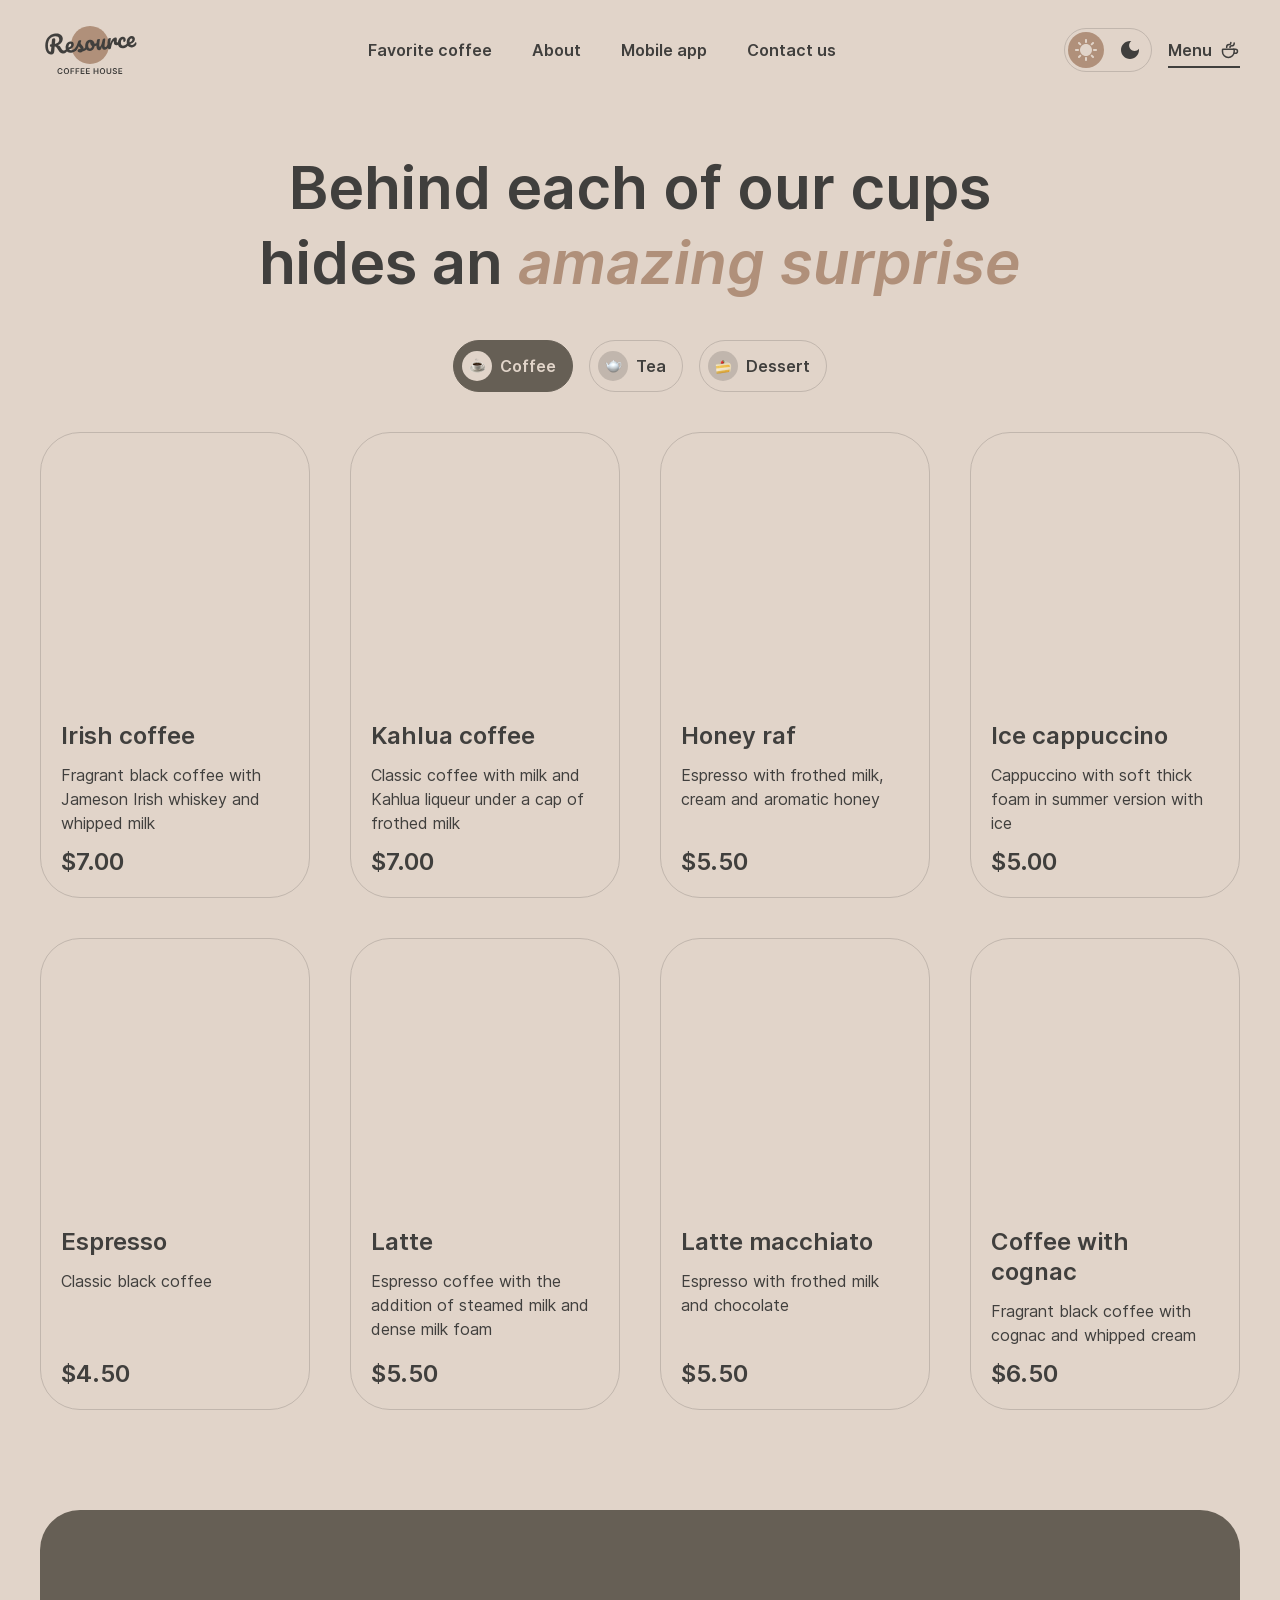
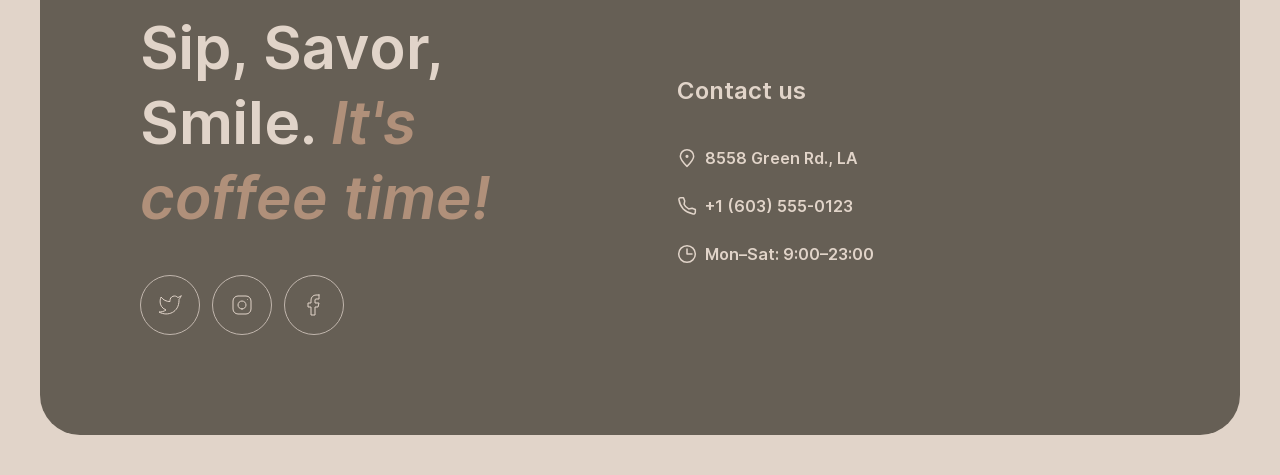
<file: menu.html>
<!DOCTYPE html>
<html lang="en" data-theme="light">
<head>
  <meta charset="UTF-8">
  <meta name="viewport" content="width=device-width, initial-scale=1.0">
  <meta name="description" content="Coffee House menu — coffee, tea and desserts.">
  <title>Coffee House — Menu</title>
  <link rel="icon" type="image/svg+xml" href="favicon.svg">
  <script>
    (function () {
      var theme = 'light';
      try {
        var saved = localStorage.getItem('coffee-house-theme');
        if (saved === 'dark' || saved === 'light') {
          theme = saved;
        } else if (window.matchMedia && window.matchMedia('(prefers-color-scheme: dark)').matches) {
          theme = 'dark';
        }
      } catch (e) { /* keep default */ }
      document.documentElement.dataset.theme = theme;
    })();
  </script>
  <link rel="stylesheet" href="css/style.css">
</head>
<body>
  <header class="header">
    <div class="container header__inner">
      <a class="logo" href="index.html" aria-label="Coffee House — home page">
        <svg class="logo__img" aria-hidden="true" viewBox="0 0 100 60" fill="none" xmlns="http://www.w3.org/2000/svg"> <path d="M69 25C69 35.4934 60.4934 44 50 44C39.5066 44 31 35.4934 31 25C31 14.5066 39.5066 6 50 6C60.4934 6 69 14.5066 69 25Z" fill="#B0907A"/> <path d="M95.6784 22.2913C95.8856 22.2732 96.0534 22.3548 96.1817 22.5364C96.326 22.7165 96.4127 22.9739 96.442 23.3086C96.4922 23.8824 96.4 24.3884 96.1652 24.8265C95.7789 25.5509 95.2359 26.1365 94.5362 26.5832C93.8524 27.0285 93.0084 27.295 92.0042 27.3829C90.4741 27.5168 89.2469 27.1664 88.3226 26.3318C87.3969 25.4812 86.8658 24.2749 86.7291 22.7129C86.6329 21.6131 86.7748 20.5727 87.1547 19.5919C87.5333 18.5951 88.1046 17.7822 88.8687 17.1532C89.6487 16.5229 90.5568 16.1623 91.5928 16.0717C92.5173 15.9908 93.2829 16.2049 93.8895 16.714C94.4948 17.2071 94.8386 17.9239 94.9209 18.8643C95.0171 19.9641 94.7016 20.9473 93.9743 21.814C93.2617 22.6633 91.9772 23.4021 90.1208 24.0303C90.5675 24.73 91.2451 25.0401 92.1537 24.9606C92.8072 24.9035 93.3279 24.7053 93.7158 24.3662C94.1197 24.0257 94.5692 23.4725 95.0643 22.7064C95.2346 22.4506 95.4393 22.3122 95.6784 22.2913ZM91.3914 18.4503C90.8016 18.5019 90.3295 18.8885 89.9751 19.6102C89.6365 20.3304 89.5098 21.1767 89.5949 22.149L89.5991 22.1968C90.5199 21.8914 91.2318 21.4918 91.7347 20.9981C92.2376 20.5044 92.4632 19.9626 92.4117 19.3729C92.3852 19.0701 92.2766 18.8386 92.0859 18.6786C91.9098 18.5013 91.6783 18.4252 91.3914 18.4503Z" fill="currentColor"/> <path d="M83.2976 28.1446C81.7356 28.2813 80.4779 27.9497 79.5245 27.1497C78.5857 26.3324 78.0529 25.1985 77.926 23.7481C77.813 22.457 77.969 21.303 78.394 20.2861C78.819 19.2692 79.4149 18.4622 80.1818 17.8651C80.9487 17.268 81.7784 16.9304 82.671 16.8523C83.5477 16.7756 84.2481 16.9793 84.7723 17.4635C85.311 17.9303 85.6159 18.5702 85.6871 19.383C85.7456 20.0525 85.6437 20.6316 85.3813 21.1203C85.1348 21.6076 84.7725 21.8722 84.2944 21.9141C83.9915 21.9406 83.7382 21.8904 83.5344 21.7637C83.3465 21.6356 83.2414 21.444 83.2191 21.189C83.2093 21.0774 83.2141 20.9485 83.2334 20.8023C83.2527 20.6561 83.2676 20.5504 83.278 20.4852C83.3367 20.2392 83.357 20.0125 83.3389 19.8053C83.3208 19.5981 83.2511 19.4436 83.1297 19.3418C83.0243 19.2386 82.876 19.1953 82.6847 19.2121C82.3181 19.2441 81.9901 19.4415 81.7006 19.8041C81.4097 20.1508 81.193 20.6114 81.0506 21.186C80.9081 21.7606 80.8661 22.3826 80.9247 23.0521C81.0865 24.901 81.9723 25.7551 83.5821 25.6142C84.2356 25.557 84.9181 25.2805 85.6296 24.7846C86.3556 24.2714 87.0469 23.5444 87.7034 22.6036C87.8752 22.3637 88.0806 22.2333 88.3197 22.2124C88.5269 22.1942 88.6946 22.2759 88.8229 22.4574C88.9672 22.6375 89.054 22.895 89.0832 23.2297C89.1362 23.8354 89.028 24.3427 88.7587 24.7518C88.0904 25.7418 87.2526 26.5378 86.2452 27.1399C85.2524 27.7247 84.2699 28.0596 83.2976 28.1446Z" fill="currentColor"/> <path d="M69.548 29.3476C68.9423 29.4006 68.4841 29.1195 68.1733 28.5042C67.8784 27.8876 67.6696 26.8779 67.5469 25.4753C67.3656 23.4032 67.4882 21.4089 67.9148 19.4924C68.0179 19.0177 68.2197 18.6627 68.5203 18.4276C68.8355 18.1752 69.288 18.0232 69.8778 17.9716C70.1965 17.9437 70.4232 17.964 70.5577 18.0326C70.6921 18.1011 70.7692 18.2469 70.7887 18.4701C70.811 18.7251 70.7416 19.3094 70.5806 20.2229C70.477 20.8744 70.3983 21.4434 70.3445 21.93C70.2907 22.4165 70.2626 23.0132 70.2602 23.7201C70.6663 22.3033 71.1584 21.136 71.7366 20.2181C72.3148 19.3002 72.8987 18.6308 73.4883 18.2098C74.0938 17.7874 74.6595 17.5532 75.1855 17.5072C76.2215 17.4166 76.7849 17.8893 76.8755 18.9253C76.8936 19.1325 76.8658 19.6409 76.7921 20.4504C76.7204 21.0991 76.6915 21.5032 76.7054 21.6626C76.7542 22.2204 76.9779 22.4819 77.3764 22.4471C77.8227 22.408 78.3658 22.0072 79.0057 21.2445C79.1948 21.0191 79.4009 20.8967 79.6241 20.8772C79.8313 20.8591 79.9991 20.9408 80.1274 21.1223C80.2702 21.2864 80.3549 21.5199 80.3814 21.8228C80.433 22.4125 80.314 22.8887 80.0245 23.2513C79.6187 23.7526 79.1275 24.1971 78.5511 24.5848C77.9893 24.9552 77.3736 25.1697 76.7042 25.2282C75.8594 25.3021 75.1951 25.1434 74.7111 24.7521C74.2431 24.3594 73.977 23.7965 73.9129 23.0633C73.892 22.8242 73.895 22.583 73.9219 22.3397C73.9258 22.0182 73.923 21.8016 73.9132 21.69C73.8909 21.435 73.7921 21.3151 73.6167 21.3305C73.3777 21.3514 73.0826 21.6503 72.7315 22.2271C72.395 22.7865 72.0738 23.5213 71.768 24.4314C71.4621 25.3415 71.2322 26.2932 71.0782 27.2864C70.9684 28.0509 70.8058 28.5791 70.5904 28.8709C70.3896 29.1455 70.0421 29.3044 69.548 29.3476Z" fill="currentColor"/> <path d="M59.2452 30.2488C58.5279 30.3116 57.9096 30.0364 57.3902 29.4233C56.8853 28.7929 56.5897 27.9836 56.5032 26.9954C56.3986 25.8 56.3828 24.7012 56.4557 23.699C56.5273 22.6809 56.6975 21.5979 56.9665 20.4501C57.0841 19.958 57.2772 19.5958 57.546 19.3635C57.8148 19.1312 58.26 18.9878 58.8816 18.9334C59.2323 18.9028 59.4762 18.9376 59.6135 19.038C59.7667 19.1371 59.8531 19.2981 59.8726 19.5213C59.8838 19.6488 59.8337 20.0868 59.7226 20.8354C59.6148 21.4391 59.534 21.9842 59.4802 22.4707C59.3078 24.1722 59.246 25.3019 59.2948 25.8598C59.3241 26.1945 59.3849 26.4301 59.4771 26.5666C59.568 26.6871 59.7011 26.7397 59.8764 26.7244C60.1155 26.7035 60.3895 26.4386 60.6983 25.9297C61.023 25.4195 61.3421 24.6608 61.6555 23.6536C61.9849 22.6451 62.2788 21.4148 62.5372 19.9627C62.6229 19.4734 62.7842 19.114 63.0211 18.8845C63.2739 18.6535 63.6633 18.5151 64.1893 18.4691C64.5559 18.437 64.8151 18.4625 64.967 18.5456C65.1174 18.6127 65.203 18.7658 65.224 19.0049C65.2588 19.4034 65.1551 20.5127 64.9128 22.3327C64.645 24.412 64.532 25.6907 64.5739 26.1688C64.6004 26.4717 64.685 26.7052 64.8279 26.8694C64.9693 27.0176 65.1437 27.0827 65.3509 27.0645C65.6697 27.0366 66.0275 26.8126 66.4244 26.3924C66.8358 25.9549 67.3698 25.2657 68.0263 24.3249C68.198 24.0851 68.4035 23.9547 68.6425 23.9337C68.8498 23.9156 69.0175 23.9973 69.1458 24.1788C69.2901 24.3589 69.3768 24.6163 69.4061 24.9511C69.4619 25.5886 69.3537 26.096 69.0815 26.4731C68.4701 27.3779 67.7896 28.1361 67.04 28.7477C66.3064 29.358 65.4375 29.707 64.4334 29.7949C63.6683 29.8618 63.0766 29.6165 62.6585 29.0588C62.2562 28.4997 62.0084 27.6862 61.9149 26.6183C61.7388 27.7259 61.4055 28.5982 60.9152 29.2354C60.4235 29.8566 59.8668 30.1944 59.2452 30.2488Z" fill="currentColor"/> <path d="M57.5606 22.8796C57.7678 22.8614 57.9362 22.9511 58.0659 23.1485C58.1956 23.346 58.2744 23.6041 58.3023 23.9229C58.3692 24.688 58.1779 25.1625 57.7282 25.3463C56.8011 25.7647 55.7659 26.048 54.6225 26.1963C54.4367 27.5616 53.9332 28.6898 53.1117 29.5808C52.2888 30.4559 51.3115 30.9429 50.1799 31.0419C49.2235 31.1256 48.3824 30.9663 47.6566 30.564C46.9467 30.1603 46.383 29.5913 45.9654 28.8569C45.5478 28.1225 45.3 27.309 45.2219 26.4164C45.1159 25.205 45.2529 24.1089 45.6328 23.1281C46.0114 22.1313 46.5841 21.3343 47.351 20.7372C48.1165 20.1242 48.9933 19.7744 49.9816 19.688C51.1929 19.582 52.2022 19.9193 53.0093 20.6999C53.8309 21.4632 54.3592 22.453 54.5941 23.6691C55.339 23.5558 56.2177 23.3183 57.23 22.9567C57.3547 22.9136 57.4649 22.8879 57.5606 22.8796ZM50.1494 28.4908C50.6595 28.4462 51.0797 28.2007 51.41 27.7542C51.7563 27.3063 51.959 26.6863 52.0182 25.8941C51.4948 25.6026 51.0739 25.1977 50.7555 24.6795C50.4531 24.1599 50.2754 23.5972 50.2224 22.9916C50.2001 22.7365 50.2017 22.4794 50.2272 22.2202L50.1076 22.2307C49.4701 22.2864 48.9633 22.644 48.5873 23.3032C48.2259 23.9452 48.094 24.824 48.1916 25.9398C48.2683 26.8164 48.4942 27.4712 48.8694 27.9042C49.2605 28.3357 49.6872 28.5313 50.1494 28.4908Z" fill="currentColor"/> <path d="M40.3093 32.4354C39.4805 32.508 38.8262 32.3725 38.3464 32.029C37.8826 31.6841 37.6298 31.2726 37.5879 30.7944C37.5517 30.38 37.6717 30.0081 37.9481 29.6787C38.2244 29.3494 38.6575 29.1589 39.2472 29.1073C39.4544 29.0892 39.6956 29.0922 39.9708 29.1163C40.2604 29.1231 40.4777 29.1282 40.6226 29.1316C40.5704 28.7185 40.4406 28.3364 40.2332 27.9851C40.0417 27.6325 39.8038 27.3 39.5195 26.9876C39.2338 26.6592 38.9682 26.3773 38.7228 26.1418C38.3109 27.1254 37.8851 27.9497 37.4454 28.6145C37.0216 29.278 36.5472 29.9137 36.0222 30.5218C35.7604 30.8338 35.4701 31.0038 35.1513 31.0316C34.8963 31.054 34.6814 30.9844 34.5067 30.823C34.3306 30.6457 34.2307 30.4216 34.207 30.1506C34.1791 29.8318 34.2648 29.5272 34.4643 29.2367L34.7416 28.827C35.5235 27.6664 36.1068 26.7159 36.4918 25.9756C36.7223 25.4896 36.9874 24.8481 37.2871 24.0509C37.5853 23.2379 37.8735 22.4016 38.1517 21.542C38.3932 20.8142 38.9921 20.4085 39.9484 20.3248C40.3947 20.2858 40.709 20.2984 40.8913 20.3628C41.0736 20.4271 41.1725 20.547 41.1878 20.7223C41.1962 20.8179 41.1775 20.9722 41.1319 21.1849C41.0863 21.3977 41.0167 21.6126 40.9233 21.8296C40.6866 22.4285 40.5857 22.9272 40.6205 23.3257C40.6415 23.5647 40.7442 23.8208 40.9286 24.0937C41.1291 24.3653 41.4235 24.7009 41.8118 25.1006C42.3804 25.7254 42.8131 26.2657 43.11 26.7216C43.4214 27.1601 43.6015 27.6583 43.6503 28.2162C43.6642 28.3756 43.6678 28.6001 43.6611 28.8898C44.4156 28.5187 45.2617 27.6335 46.1993 26.2345C46.371 25.9946 46.5765 25.8642 46.8155 25.8433C47.0227 25.8252 47.1905 25.9069 47.3188 26.0884C47.4631 26.2685 47.5498 26.5259 47.5791 26.8606C47.6321 27.4663 47.5239 27.9737 47.2545 28.3827C46.544 29.4407 45.8382 30.185 45.1371 30.6158C44.4505 31.0292 43.5747 31.2985 42.5095 31.4238C41.9194 32.0215 41.186 32.3587 40.3093 32.4354Z" fill="currentColor"/> <path d="M36.6171 26.7357C36.8243 26.7175 36.9921 26.7992 37.1204 26.9807C37.2646 27.1608 37.3514 27.4183 37.3807 27.753C37.4365 28.3905 37.3283 28.8979 37.0561 29.2751C36.5291 30.0439 35.7502 30.7786 34.7193 31.4791C33.7044 32.1782 32.5833 32.5815 31.3559 32.6888C29.6823 32.8353 28.3436 32.4947 27.3396 31.667C26.3356 30.8394 25.7646 29.6365 25.6266 28.0586C25.5304 26.9588 25.6722 25.9185 26.0522 24.9376C26.4308 23.9408 27.0021 23.1279 27.7662 22.4989C28.5462 21.8686 29.4542 21.508 30.4903 21.4174C31.4147 21.3365 32.1803 21.5506 32.787 22.0597C33.3923 22.5528 33.7361 23.2696 33.8183 24.21C33.9145 25.3098 33.599 26.293 32.8718 27.1597C32.1591 28.009 30.8826 28.7471 29.0422 29.3739C29.5048 30.0722 30.294 30.3726 31.4098 30.275C32.127 30.2122 32.9183 29.894 33.7836 29.3204C34.6634 28.7295 35.4025 27.9983 36.0009 27.1269C36.1726 26.887 36.378 26.7566 36.6171 26.7357ZM30.2888 23.796C29.6991 23.8476 29.227 24.2342 28.8725 24.9559C28.534 25.6761 28.4073 26.5224 28.4923 27.4947L28.4965 27.5425C29.4174 27.2371 30.1293 26.8375 30.6322 26.3438C31.1351 25.8501 31.3607 25.3083 31.3091 24.7186C31.2826 24.4158 31.174 24.1843 30.9834 24.0243C30.8072 23.847 30.5757 23.7709 30.2888 23.796Z" fill="currentColor"/> <path d="M27.6906 27.5167C27.8978 27.4986 28.0656 27.5803 28.1939 27.7618C28.3382 27.9419 28.4249 28.1993 28.4542 28.5341C28.5086 29.1557 28.4004 29.6631 28.1296 30.0561C27.4454 31.0476 26.7351 31.8324 25.9987 32.4108C25.261 32.9733 24.3581 33.3012 23.2902 33.3946C22.2541 33.4853 21.3451 33.2837 20.5631 32.79C19.797 32.2949 19.028 31.3985 18.256 30.1009C17.6351 29.063 17.151 28.3023 16.8035 27.8188C16.4547 27.3193 16.119 26.9712 15.7967 26.7745C15.4903 26.5765 15.1198 26.4724 14.6852 26.4622C14.6508 26.8025 14.5595 27.8705 14.4114 29.6663C14.3537 30.4744 14.3165 30.9675 14.3 31.1456C14.2256 32.1319 13.9724 32.9089 13.5402 33.4767C13.1067 34.0286 12.4038 34.3471 11.4315 34.4321C10.3636 34.5256 9.38799 34.2977 8.50477 33.7486C7.63609 33.1822 6.9298 32.3606 6.38589 31.2839C5.84059 30.1913 5.50518 28.9277 5.37968 27.4932C5.1454 24.8154 5.40544 22.4638 6.15978 20.4383C6.93006 18.4115 8.10738 16.8148 9.69174 15.6483C11.2906 14.4644 13.1899 13.7763 15.3895 13.5838C16.9196 13.45 18.223 13.5688 19.2994 13.9404C20.3759 14.312 21.1968 14.8826 21.762 15.6523C22.3432 16.4206 22.6784 17.3148 22.7676 18.3349C22.8457 19.2275 22.7073 20.1229 22.3522 21.0213C22.0117 21.9023 21.4476 22.7066 20.66 23.434C19.8724 24.1614 18.8869 24.7375 17.7034 25.1622C18.4866 25.3025 19.1057 25.5856 19.5605 26.0116C20.0154 26.4376 20.4891 27.0787 20.9816 27.9351C21.5115 28.8524 22.0112 29.5153 22.4806 29.924C22.966 30.3312 23.4955 30.5098 24.0693 30.4596C24.5794 30.4149 25.0509 30.205 25.4838 29.8299C25.9154 29.4388 26.4456 28.7981 27.0744 27.9079C27.2461 27.6681 27.4515 27.5377 27.6906 27.5167ZM11.3837 26.727C10.8418 26.7744 10.4561 26.6797 10.2266 26.4428C10.013 26.2045 9.89225 25.9259 9.86436 25.6071C9.8309 25.2246 9.92394 24.9113 10.1435 24.6672C10.379 24.4218 10.6562 24.2851 10.9749 24.2572L11.5727 24.2049C11.691 22.6206 11.8123 21.2528 11.9364 20.1016C12.053 19.0474 12.6771 18.4708 13.8088 18.3718C14.7173 18.2923 15.2071 18.659 15.2782 19.4719C15.2936 19.6473 15.2975 19.7835 15.2899 19.8805L14.9199 23.9121C15.7764 23.789 16.5393 23.5134 17.2085 23.0855C17.8937 22.6561 18.4149 22.0966 18.7722 21.4068C19.1454 20.7156 19.2957 19.9556 19.2232 19.1268C19.1353 18.1226 18.7236 17.3636 17.988 16.8498C17.2524 16.3359 16.2232 16.1369 14.9002 16.2526C13.3382 16.3893 12.0016 16.8997 10.8904 17.7839C9.79381 18.6508 8.98568 19.8779 8.46605 21.4653C7.94503 23.0366 7.78003 24.9142 7.97108 27.0978C8.06033 28.1179 8.24063 28.9855 8.51198 29.7006C8.78334 30.4157 9.08648 30.9432 9.42139 31.2834C9.75631 31.6235 10.0592 31.7817 10.3302 31.7579C10.5374 31.7398 10.6957 31.6216 10.8051 31.4032C10.9304 31.1834 11.0127 30.839 11.052 30.3698L11.3837 26.727Z" fill="currentColor"/> <path d="M78.4033 54.0001V48.1819H82.1874V49.0654H79.4573V50.645H81.9914V51.5285H79.4573V53.1165H82.2101V54.0001H78.4033Z" fill="currentColor"/> <path d="M75.9698 49.7813C75.9433 49.5332 75.8316 49.34 75.6346 49.2017C75.4395 49.0635 75.1857 48.9943 74.8732 48.9943C74.6535 48.9943 74.4651 49.0275 74.3079 49.0938C74.1507 49.1601 74.0304 49.25 73.9471 49.3637C73.8638 49.4773 73.8211 49.607 73.8192 49.7529C73.8192 49.8741 73.8467 49.9792 73.9016 50.0682C73.9585 50.1572 74.0352 50.233 74.1317 50.2955C74.2283 50.3561 74.3353 50.4072 74.4528 50.4489C74.5702 50.4906 74.6886 50.5256 74.8079 50.554L75.3533 50.6904C75.573 50.7415 75.7842 50.8106 75.9869 50.8977C76.1914 50.9849 76.3742 51.0947 76.5352 51.2273C76.698 51.3599 76.8268 51.5199 76.9215 51.7074C77.0162 51.8949 77.0636 52.1146 77.0636 52.3665C77.0636 52.7074 76.9764 53.0076 76.8022 53.2671C76.628 53.5246 76.3761 53.7263 76.0465 53.8722C75.7189 54.0161 75.3221 54.0881 74.8562 54.0881C74.4035 54.0881 74.0105 54.018 73.6772 53.8779C73.3458 53.7377 73.0863 53.5332 72.8988 53.2642C72.7132 52.9953 72.6128 52.6676 72.5977 52.2813H73.6346C73.6497 52.4839 73.7122 52.6525 73.8221 52.787C73.9319 52.9214 74.0749 53.0218 74.2511 53.0881C74.4291 53.1544 74.628 53.1875 74.8477 53.1875C75.0768 53.1875 75.2776 53.1534 75.4499 53.0852C75.6242 53.0152 75.7605 52.9186 75.859 52.7955C75.9575 52.6705 76.0077 52.5246 76.0096 52.358C76.0077 52.2065 75.9632 52.0815 75.8761 51.983C75.7889 51.8826 75.6668 51.7993 75.5096 51.733C75.3543 51.6648 75.1725 51.6042 74.9641 51.5512L74.3022 51.3807C73.823 51.2576 73.4442 51.071 73.1658 50.821C72.8893 50.5692 72.7511 50.2349 72.7511 49.8182C72.7511 49.4754 72.8439 49.1752 73.0295 48.9176C73.217 48.6601 73.4717 48.4602 73.7937 48.3182C74.1156 48.1743 74.4802 48.1023 74.8874 48.1023C75.3003 48.1023 75.6621 48.1743 75.9727 48.3182C76.2852 48.4602 76.5304 48.6582 76.7085 48.912C76.8865 49.1638 76.9783 49.4536 76.984 49.7813H75.9698Z" fill="currentColor"/> <path d="M70.2086 48.1819H71.2626V51.983C71.2626 52.3997 71.1641 52.7662 70.9672 53.0825C70.7721 53.3987 70.4975 53.6459 70.1433 53.8239C69.7891 54.0001 69.3753 54.0881 68.9018 54.0881C68.4264 54.0881 68.0117 54.0001 67.6575 53.8239C67.3033 53.6459 67.0287 53.3987 66.8336 53.0825C66.6386 52.7662 66.541 52.3997 66.541 51.983V48.1819H67.595V51.895C67.595 52.1374 67.648 52.3533 67.7541 52.5427C67.862 52.7321 68.0136 52.8807 68.2086 52.9887C68.4037 53.0948 68.6348 53.1478 68.9018 53.1478C69.1689 53.1478 69.3999 53.0948 69.595 52.9887C69.792 52.8807 69.9435 52.7321 70.0495 52.5427C70.1556 52.3533 70.2086 52.1374 70.2086 51.895V48.1819Z" fill="currentColor"/> <path d="M65.1444 51.0909C65.1444 51.7178 65.027 52.2548 64.7922 52.7017C64.5592 53.1468 64.241 53.4877 63.8376 53.7245C63.4361 53.9612 62.9806 54.0796 62.4711 54.0796C61.9617 54.0796 61.5052 53.9612 61.1018 53.7245C60.7003 53.4858 60.3821 53.144 60.1473 52.6989C59.9143 52.2519 59.7979 51.7159 59.7979 51.0909C59.7979 50.464 59.9143 49.9281 60.1473 49.483C60.3821 49.036 60.7003 48.6942 61.1018 48.4574C61.5052 48.2207 61.9617 48.1023 62.4711 48.1023C62.9806 48.1023 63.4361 48.2207 63.8376 48.4574C64.241 48.6942 64.5592 49.036 64.7922 49.483C65.027 49.9281 65.1444 50.464 65.1444 51.0909ZM64.0848 51.0909C64.0848 50.6496 64.0157 50.2775 63.8774 49.9745C63.741 49.6695 63.5516 49.4394 63.3092 49.2841C63.0668 49.1269 62.7874 49.0483 62.4711 49.0483C62.1549 49.0483 61.8755 49.1269 61.6331 49.2841C61.3907 49.4394 61.2003 49.6695 61.0621 49.9745C60.9257 50.2775 60.8575 50.6496 60.8575 51.0909C60.8575 51.5322 60.9257 51.9053 61.0621 52.2102C61.2003 52.5133 61.3907 52.7434 61.6331 52.9006C61.8755 53.0559 62.1549 53.1335 62.4711 53.1335C62.7874 53.1335 63.0668 53.0559 63.3092 52.9006C63.5516 52.7434 63.741 52.5133 63.8774 52.2102C64.0157 51.9053 64.0848 51.5322 64.0848 51.0909Z" fill="currentColor"/> <path d="M53.5918 54.0001V48.1819H54.6458V50.645H57.3418V48.1819H58.3986V54.0001H57.3418V51.5285H54.6458V54.0001H53.5918Z" fill="currentColor"/> <path d="M45.9482 54.0001V48.1819H49.7323V49.0654H47.0022V50.645H49.5363V51.5285H47.0022V53.1165H49.7551V54.0001H45.9482Z" fill="currentColor"/> <path d="M40.6895 54.0001V48.1819H44.4735V49.0654H41.7434V50.645H44.2775V51.5285H41.7434V53.1165H44.4963V54.0001H40.6895Z" fill="currentColor"/> <path d="M35.6016 54.0001V48.1819H39.3288V49.0654H36.6555V50.645H39.0732V51.5285H36.6555V54.0001H35.6016Z" fill="currentColor"/> <path d="M30.5137 54.0001V48.1819H34.2409V49.0654H31.5676V50.645H33.9853V51.5285H31.5676V54.0001H30.5137Z" fill="currentColor"/> <path d="M29.1181 51.0909C29.1181 51.7178 29.0007 52.2548 28.7658 52.7017C28.5328 53.1468 28.2147 53.4877 27.8113 53.7245C27.4097 53.9612 26.9542 54.0796 26.4448 54.0796C25.9353 54.0796 25.4789 53.9612 25.0755 53.7245C24.6739 53.4858 24.3558 53.144 24.1209 52.6989C23.888 52.2519 23.7715 51.7159 23.7715 51.0909C23.7715 50.464 23.888 49.9281 24.1209 49.483C24.3558 49.036 24.6739 48.6942 25.0755 48.4574C25.4789 48.2207 25.9353 48.1023 26.4448 48.1023C26.9542 48.1023 27.4097 48.2207 27.8113 48.4574C28.2147 48.6942 28.5328 49.036 28.7658 49.483C29.0007 49.9281 29.1181 50.464 29.1181 51.0909ZM28.0584 51.0909C28.0584 50.6496 27.9893 50.2775 27.851 49.9745C27.7147 49.6695 27.5253 49.4394 27.2828 49.2841C27.0404 49.1269 26.7611 49.0483 26.4448 49.0483C26.1285 49.0483 25.8491 49.1269 25.6067 49.2841C25.3643 49.4394 25.1739 49.6695 25.0357 49.9745C24.8993 50.2775 24.8311 50.6496 24.8311 51.0909C24.8311 51.5322 24.8993 51.9053 25.0357 52.2102C25.1739 52.5133 25.3643 52.7434 25.6067 52.9006C25.8491 53.0559 26.1285 53.1335 26.4448 53.1335C26.7611 53.1335 27.0404 53.0559 27.2828 52.9006C27.5253 52.7434 27.7147 52.5133 27.851 52.2102C27.9893 51.9053 28.0584 51.5322 28.0584 51.0909Z" fill="currentColor"/> <path d="M22.5536 50.1449H21.4911C21.4608 49.9707 21.4049 49.8163 21.3235 49.6818C21.2421 49.5455 21.1407 49.4299 21.0195 49.3352C20.8983 49.2406 20.7601 49.1695 20.6048 49.1222C20.4513 49.0729 20.2856 49.0483 20.1076 49.0483C19.7913 49.0483 19.511 49.1279 19.2667 49.287C19.0224 49.4442 18.8311 49.6752 18.6928 49.9801C18.5546 50.2832 18.4854 50.6534 18.4854 51.0909C18.4854 51.536 18.5546 51.911 18.6928 52.2159C18.833 52.519 19.0243 52.7481 19.2667 52.9034C19.511 53.0568 19.7904 53.1335 20.1048 53.1335C20.279 53.1335 20.4419 53.1108 20.5934 53.0654C20.7468 53.018 20.8841 52.9489 21.0053 52.858C21.1284 52.7671 21.2317 52.6553 21.315 52.5227C21.4002 52.3902 21.4589 52.2387 21.4911 52.0682L22.5536 52.0739C22.5138 52.3504 22.4277 52.6099 22.2951 52.8523C22.1644 53.0947 21.993 53.3087 21.7809 53.4943C21.5688 53.6781 21.3207 53.822 21.0366 53.9262C20.7525 54.0284 20.4371 54.0796 20.0906 54.0796C19.5792 54.0796 19.1228 53.9612 18.7212 53.7245C18.3197 53.4877 18.0034 53.1459 17.7724 52.6989C17.5413 52.2519 17.4258 51.7159 17.4258 51.0909C17.4258 50.464 17.5423 49.9281 17.7752 49.483C18.0082 49.036 18.3254 48.6942 18.7269 48.4574C19.1284 48.2207 19.583 48.1023 20.0906 48.1023C20.4144 48.1023 20.7156 48.1477 20.994 48.2387C21.2724 48.3296 21.5205 48.4631 21.7383 48.6392C21.9561 48.8135 22.1351 49.0275 22.2752 49.2813C22.4173 49.5332 22.5101 49.821 22.5536 50.1449Z" fill="currentColor"/> </svg>
      </a>

      <nav class="nav" aria-label="Main navigation">
        <ul class="nav__list">
          <li class="nav__item"><a class="nav__link" href="index.html#favorite">Favorite coffee</a></li>
          <li class="nav__item"><a class="nav__link" href="index.html#about">About</a></li>
          <li class="nav__item"><a class="nav__link" href="index.html#mobile-app">Mobile app</a></li>
          <li class="nav__item"><a class="nav__link" href="#contacts">Contact us</a></li>
          <li class="nav__item nav__item--menu"><a class="nav__link nav__link--active" href="menu.html" aria-current="page">Menu
            <svg class="menu-link__icon" viewBox="0 0 20 20" width="20" height="20" aria-hidden="true">
              <path d="M14.167 9.76667V11.6667C14.167 14.8883 11.5553 17.5 8.33366 17.5C5.112 17.5 2.50033 14.8883 2.50033 11.6667V9.76667C2.50033 9.4353 2.76896 9.16667 3.10033 9.16667H13.567C13.8984 9.16667 14.167 9.4353 14.167 9.76667Z" fill="none" stroke="currentColor" stroke-width="1.5" stroke-linecap="round" stroke-linejoin="round"/>
              <path d="M10.0003 7.50008C10.0003 6.66675 10.5956 5.83341 11.786 5.83341C13.101 5.83341 14.167 4.76743 14.167 3.45246V2.91675" fill="none" stroke="currentColor" stroke-width="1.5" stroke-linecap="round" stroke-linejoin="round"/>
              <path d="M6.66634 7.5V7.08333C6.66634 5.70262 7.78563 4.58333 9.16634 4.58333C10.0868 4.58333 10.833 3.83714 10.833 2.91667V2.5" fill="none" stroke="currentColor" stroke-width="1.5" stroke-linecap="round" stroke-linejoin="round"/>
              <path d="M13.333 9.16675H15.4163C16.5669 9.16675 17.4997 10.0995 17.4997 11.2501C17.4997 12.4007 16.5669 13.3334 15.4163 13.3334H14.1663" fill="none" stroke="currentColor" stroke-width="1.5" stroke-linecap="round" stroke-linejoin="round"/>
            </svg></a></li>
        </ul>
      </nav>

      <div class="header__actions">
        <button class="theme-toggle" type="button" data-theme-toggle aria-label="Switch to dark theme" aria-pressed="false">
          <span class="theme-toggle__option theme-toggle__option--sun">
            <svg viewBox="0 0 22 22" width="22" height="22" aria-hidden="true">
              <path d="M10 3V1c0-.55.45-1 1-1s1 .45 1 1v2c0 .55-.45 1-1 1s-1-.45-1-1zm7.36 3.05 1.41-1.42c.39-.39.39-1.02 0-1.41s-1.02-.39-1.41 0l-1.41 1.42c-.39.39-.39 1.02 0 1.41s1.02.39 1.41 0zM21 10h-2c-.55 0-1 .45-1 1s.45 1 1 1h2c.55 0 1-.45 1-1s-.45-1-1-1zm-10 8c-.55 0-1 .45-1 1v2c0 .55.45 1 1 1s1-.45 1-1v-2c0-.55-.45-1-1-1zM4.64 6.05 3.22 4.64c-.39-.39-.39-1.03 0-1.41.39-.38 1.03-.39 1.41 0l1.41 1.41c.39.39.39 1.03 0 1.41-.39.38-1.02.39-1.4 0zm11.31 9.9c-.39.39-.39 1.03 0 1.41l1.41 1.41c.39.39 1.03.39 1.41 0 .39-.39.39-1.03 0-1.41l-1.41-1.41c-.39-.39-1.02-.39-1.41 0zM1 12h2c.55 0 1-.45 1-1s-.45-1-1-1H1c-.55 0-1 .45-1 1s.45 1 1 1zm3.64 6.78 1.41-1.41c.39-.39.39-1.03 0-1.41-.38-.38-1.02-.39-1.41 0l-1.41 1.41c-.39.39-.39 1.03 0 1.41.38.39 1.02.39 1.41 0zM11 5c-3.31 0-6 2.69-6 6s2.69 6 6 6 6-2.69 6-6-2.69-6-6-6z" fill="#E1D4C9"/>
            </svg>
          </span>
          <span class="theme-toggle__option theme-toggle__option--moon">
            <svg viewBox="0 0 18 18" width="18" height="18" aria-hidden="true">
              <path d="M9 0C4.03 0 0 4.03 0 9c0 4.97 4.03 9 9 9 4.97 0 9-4.03 9-9 0-.46-.04-.92-.1-1.36-.98 1.37-2.58 2.26-4.4 2.26-2.98 0-5.4-2.42-5.4-5.4 0-1.81.89-3.42 2.26-4.4C9.92.04 9.46 0 9 0z" fill="currentColor"/>
            </svg>
          </span>
        </button>

        <a class="menu-link menu-link--active" href="menu.html" aria-current="page">
          <span>Menu</span>
          <svg class="menu-link__icon" viewBox="0 0 20 20" width="20" height="20" aria-hidden="true">
            <path d="M14.167 9.76667V11.6667C14.167 14.8883 11.5553 17.5 8.33366 17.5C5.112 17.5 2.50033 14.8883 2.50033 11.6667V9.76667C2.50033 9.4353 2.76896 9.16667 3.10033 9.16667H13.567C13.8984 9.16667 14.167 9.4353 14.167 9.76667Z" fill="none" stroke="currentColor" stroke-width="1.5" stroke-linecap="round" stroke-linejoin="round"/>
            <path d="M10.0003 7.50008C10.0003 6.66675 10.5956 5.83341 11.786 5.83341C13.101 5.83341 14.167 4.76743 14.167 3.45246V2.91675" fill="none" stroke="currentColor" stroke-width="1.5" stroke-linecap="round" stroke-linejoin="round"/>
            <path d="M6.66634 7.5V7.08333C6.66634 5.70262 7.78563 4.58333 9.16634 4.58333C10.0868 4.58333 10.833 3.83714 10.833 2.91667V2.5" fill="none" stroke="currentColor" stroke-width="1.5" stroke-linecap="round" stroke-linejoin="round"/>
            <path d="M13.333 9.16675H15.4163C16.5669 9.16675 17.4997 10.0995 17.4997 11.2501C17.4997 12.4007 16.5669 13.3334 15.4163 13.3334H14.1663" fill="none" stroke="currentColor" stroke-width="1.5" stroke-linecap="round" stroke-linejoin="round"/>
          </svg>
        </a>

        <button class="burger" type="button" aria-label="Open menu" aria-expanded="false">
          <span class="burger__line"></span>
          <span class="burger__line"></span>
        </button>
      </div>
    </div>
  </header>

  <main>
    <section class="section menu" id="menu">
      <div class="container">
        <h1 class="section__title menu__title">Behind each of our cups hides an <em>amazing surprise</em></h1>

        <div class="menu__tabs" role="group" aria-label="Menu categories">
          <button class="tab tab--active" type="button" aria-pressed="true" data-category="coffee">
            <span class="tab__icon"><img src="assets/icons/coffee-tab-icon.png" alt="" width="17" height="17"></span>
            <span class="tab__label">Coffee</span>
          </button>
          <button class="tab" type="button" aria-pressed="false" data-category="tea">
            <span class="tab__icon"><img src="assets/icons/tea-tab-icon.png" alt="" width="17" height="17"></span>
            <span class="tab__label">Tea</span>
          </button>
          <button class="tab" type="button" aria-pressed="false" data-category="dessert">
            <span class="tab__icon"><img src="assets/icons/dessert-tab-icon.png" alt="" width="17" height="17"></span>
            <span class="tab__label">Dessert</span>
          </button>
        </div>

        <ul class="menu__grid" aria-live="polite"></ul>

        <button class="menu__more" type="button" aria-label="Show more products">
          <svg viewBox="0 0 24 24" width="24" height="24" aria-hidden="true">
            <path d="M20 12a8 8 0 1 1-2.3-5.6M20 3.5V8h-4.5" fill="none" stroke="currentColor" stroke-width="2" stroke-linecap="round" stroke-linejoin="round"/>
          </svg>
        </button>
      </div>
    </section>
  </main>

  <footer class="footer" id="contacts">
    <div class="container">
      <div class="footer__inner">
        <div class="footer__left">
          <h2 class="footer__title">Sip, Savor, Smile. <em>It's coffee time!</em></h2>
          <ul class="footer__socials">
            <li>
              <a class="social" href="https://x.com" target="_blank" rel="noopener noreferrer" aria-label="Coffee House on X (Twitter)">
                <svg viewBox="0 0 24 24" width="24" height="24" aria-hidden="true">
                  <path d="M23 3.01006C23 3.01006 20.9821 4.20217 19.86 4.54006C19.2577 3.84757 18.4573 3.35675 17.567 3.13398C16.6767 2.91122 15.7395 2.96725 14.8821 3.29451C14.0247 3.62177 13.2884 4.20446 12.773 4.96377C12.2575 5.72309 11.9877 6.62239 12 7.54006V8.54006C10.2426 8.58562 8.50127 8.19587 6.93101 7.4055C5.36074 6.61513 4.01032 5.44869 3 4.01006C3 4.01006 -1 13.0101 8 17.0101C5.94053 18.408 3.48716 19.109 1 19.0101C10 24.0101 21 19.0101 21 7.51006C20.9991 7.23151 20.9723 6.95365 20.92 6.68006C21.9406 5.67355 23 3.01006 23 3.01006Z" fill="none" stroke="currentColor" stroke-linecap="round" stroke-linejoin="round"/>
                </svg>
              </a>
            </li>
            <li>
              <a class="social" href="https://www.instagram.com" target="_blank" rel="noopener noreferrer" aria-label="Coffee House on Instagram">
                <svg viewBox="0 0 24 24" width="24" height="24" aria-hidden="true">
                  <path d="M12 16C14.2091 16 16 14.2091 16 12C16 9.79086 14.2091 8 12 8C9.79086 8 8 9.79086 8 12C8 14.2091 9.79086 16 12 16Z" fill="none" stroke="currentColor" stroke-linecap="round" stroke-linejoin="round"/>
                  <path d="M3 16V8C3 5.23858 5.23858 3 8 3H16C18.7614 3 21 5.23858 21 8V16C21 18.7614 18.7614 21 16 21H8C5.23858 21 3 18.7614 3 16Z" fill="none" stroke="currentColor"/>
                  <path d="M17.5 6.51L17.51 6.49889" fill="none" stroke="currentColor" stroke-linecap="round" stroke-linejoin="round"/>
                </svg>
              </a>
            </li>
            <li>
              <a class="social" href="https://www.facebook.com" target="_blank" rel="noopener noreferrer" aria-label="Coffee House on Facebook">
                <svg viewBox="0 0 24 24" width="24" height="24" aria-hidden="true">
                  <path d="M17 2H14C12.6739 2 11.4021 2.52678 10.4645 3.46447C9.52678 4.40215 9 5.67392 9 7V10H6V14H9V22H13V14H16L17 10H13V7C13 6.73478 13.1054 6.48043 13.2929 6.29289C13.4804 6.10536 13.7348 6 14 6H17V2Z" fill="none" stroke="currentColor" stroke-linecap="round" stroke-linejoin="round"/>
                </svg>
              </a>
            </li>
          </ul>
        </div>

        <div class="footer__right">
          <h3 class="footer__subtitle">Contact us</h3>
          <ul class="footer__contacts">
            <li>
              <a class="footer__contact" href="https://maps.google.com/?q=8558+Pecan+St.,+Pittsburgh,+PA+15217" target="_blank" rel="noopener noreferrer">
                <svg viewBox="0 0 20 20" width="20" height="20" aria-hidden="true">
                  <path d="M16.6663 8.33329C16.6663 12.0152 9.99967 18.3333 9.99967 18.3333C9.99967 18.3333 3.33301 12.0152 3.33301 8.33329C3.33301 4.65139 6.31778 1.66663 9.99967 1.66663C13.6816 1.66663 16.6663 4.65139 16.6663 8.33329Z" fill="none" stroke="currentColor" stroke-width="1.5"/>
                  <path d="M10.0003 9.16667C10.4606 9.16667 10.8337 8.79357 10.8337 8.33333C10.8337 7.8731 10.4606 7.5 10.0003 7.5C9.54009 7.5 9.16699 7.8731 9.16699 8.33333C9.16699 8.79357 9.54009 9.16667 10.0003 9.16667Z" fill="currentColor" stroke="currentColor" stroke-width="1.5" stroke-linecap="round" stroke-linejoin="round"/>
                </svg>
                <span>8558 Green Rd., LA</span>
              </a>
            </li>
            <li>
              <a class="footer__contact" href="tel:+16035550123">
                <svg viewBox="0 0 20 20" width="20" height="20" aria-hidden="true">
                  <path d="M15.0984 12.2516L11.6665 12.9166C9.34845 11.7531 7.91654 10.4166 7.08321 8.33329L7.72483 4.89154L6.51197 1.66663L3.72946 1.66663C2.60191 1.66663 1.71466 2.59958 1.90108 3.71161C2.29888 6.08454 3.37231 10.0391 6.24987 12.9166C9.27338 15.9401 13.5661 17.3318 16.1378 17.9288C17.299 18.1983 18.3332 17.2908 18.3332 16.0988L18.3332 13.4843L15.0984 12.2516Z" fill="none" stroke="currentColor" stroke-width="1.5" stroke-linecap="round" stroke-linejoin="round"/>
                </svg>
                <span>+1 (603) 555-0123</span>
              </a>
            </li>
            <li>
              <span class="footer__contact footer__contact--static">
                <svg viewBox="0 0 20 20" width="20" height="20" aria-hidden="true">
                  <path d="M10 5L10 10L15 10" fill="none" stroke="currentColor" stroke-width="1.5" stroke-linecap="round" stroke-linejoin="round"/>
                  <path d="M10.0003 18.3333C14.6027 18.3333 18.3337 14.6023 18.3337 9.99996C18.3337 5.39759 14.6027 1.66663 10.0003 1.66663C5.39795 1.66663 1.66699 5.39759 1.66699 9.99996C1.66699 14.6023 5.39795 18.3333 10.0003 18.3333Z" fill="none" stroke="currentColor" stroke-width="1.5" stroke-linecap="round" stroke-linejoin="round"/>
                </svg>
                <span>Mon–Sat: 9:00–23:00</span>
              </span>
            </li>
          </ul>
        </div>
      </div>
    </div>
  </footer>

  <script src="js/theme.js"></script>
  <script type="module" src="js/app.js"></script>
</body>
</html>
</file>
<file: css/style.css>
/* ============================================================
   Coffee House — main stylesheet
   Sections: variables/themes, base, header, hero, slider,
   about, mobile app, footer, menu page, responsive
   ============================================================ */

/* ---------- Local fonts ---------- */
@font-face {
  font-family: "Inter";
  src: url("../assets/fonts/Inter-Regular.woff2") format("woff2");
  font-weight: 400;
  font-style: normal;
  font-display: swap;
}

@font-face {
  font-family: "Inter";
  src: url("../assets/fonts/Inter-SemiBold.woff2") format("woff2");
  font-weight: 600;
  font-style: normal;
  font-display: swap;
}

@font-face {
  font-family: "Inter";
  src: url("../assets/fonts/Inter-Italic.woff2") format("woff2");
  font-weight: 400;
  font-style: italic;
  font-display: swap;
}

@font-face {
  font-family: "Inter";
  src: url("../assets/fonts/Inter-SemiBoldItalic.woff2") format("woff2");
  font-weight: 600;
  font-style: italic;
  font-display: swap;
}

/* ---------- Theme variables ---------- */
:root {
  --bg-body: #e1d4c9;
  --bg-card: transparent;
  --bg-container-dark: #665f55;
  --bg-backdrop: rgba(64, 63, 61, 0.35);
  --border-light: #c1b6ad;
  --border-dark: #665f55;
  --border-social: #c1b6ad;

  --text-dark: #403f3d;
  --text-light: #e1d4c9;
  --text-accent: #b0907a;

  --button-bg: #665f55;
  --button-text: #e1d4c9;

  --dot-track: #c1b6ad;
  --dot-active: #665f55;

  --bg-modal: #e1d4c9;
  --modal-border: #c1b6ad;
  --modal-key-bg: #c1b6ad;
  --modal-key-text: #403f3d;
  --modal-active-bg: #665f55;
  --modal-active-key-bg: #e1d4c9;

  --transition-colors: background-color 0.3s ease, color 0.3s ease, border-color 0.3s ease;
  --transition-bg: background-color 0.3s ease;
  --transition-theme: background-color 0.4s ease, color 0.4s ease;
  --transition-width: width 0.3s ease;
  --transition-opacity: opacity 0.3s ease;
  --transition-zoom: transform 0.6s ease;

  --color-scheme: light;
}

[data-theme="dark"] {
  --bg-body: #292826;
  --bg-card: transparent;
  --bg-container-dark: #403f3d;
  --bg-backdrop: rgba(20, 17, 15, 0.5);
  --border-light: #665f55;
  --border-dark: #c1b6ad;
  --border-social: #665f55;

  --text-dark: #e1d4c9;
  --text-light: #e1d4c9;
  --text-accent: #b0907a;

  --button-bg: #403f3d;
  --button-text: #e1d4c9;

  --dot-track: #665f55;
  --dot-active: #c1b6ad;

  --bg-modal: #403f3d;
  --modal-border: #665f55;
  --modal-key-bg: #665f55;
  --modal-key-text: #e1d4c9;
  --modal-active-bg: #292826;
  --modal-active-key-bg: #403f3d;

  --color-scheme: dark;
}

/* ---------- Base ---------- */
*,
*::before,
*::after {
  box-sizing: border-box;
}

html {
  scroll-behavior: smooth;
  color-scheme: var(--color-scheme);
}

body {
  margin: 0;
  font-family: "Inter", "Segoe UI", Arial, sans-serif;
  font-size: 16px;
  line-height: 1.5;
  font-weight: 400;
  color: var(--text-dark);
  background-color: var(--bg-body);
  overflow-x: clip;
  transition: var(--transition-theme);
}

img {
  display: block;
  max-width: 100%;
  height: auto;
}

h1, h2, h3, p, ul {
  margin: 0;
  padding: 0;
}

ul {
  list-style: none;
}

[hidden] {
  display: none !important;
}

body.no-scroll {
  overflow: hidden;
}

a {
  color: inherit;
  text-decoration: none;
}

button {
  font: inherit;
  color: inherit;
  background: none;
  border: none;
  padding: 0;
  cursor: pointer;
}

.container {
  max-width: 1440px;
  margin: 0 auto;
  padding: 0 40px;
}

.section {
  padding: 50px 0;
}

section[id],
footer[id] {
  scroll-margin-top: 90px;
}

.section__title {
  font-size: 60px;
  line-height: 1.25;
  font-weight: 600;
  margin: 0 0 40px;
}

.favorite .section__title,
.menu__title {
  text-align: center;
  margin-left: auto;
  margin-right: auto;
}

.section__title em,
.hero__title em,
.footer__title em {
  font-style: italic;
  color: var(--text-accent);
}

/* ---------- Header ---------- */
.header {
  background-color: var(--bg-body);
  transition: var(--transition-theme);
}

.header__inner {
  display: flex;
  align-items: center;
  justify-content: space-between;
  gap: 24px;
  padding-top: 20px;
  padding-bottom: 20px;
}

.logo {
  display: inline-flex;
  align-items: center;
  color: var(--text-dark);
  transition: color 0.3s ease, opacity 0.3s ease;
}

.logo__img {
  display: block;
  width: 100px;
  height: 60px;
}

.nav__list {
  display: flex;
  align-items: center;
  gap: 40px;
}

.nav__link {
  position: relative;
  display: inline-block;
  padding: 4px 0;
  font-weight: 600;
  line-height: 1.5;
}

.nav__link::after {
  content: "";
  position: absolute;
  left: 50%;
  bottom: -2px;
  width: 0;
  height: 2px;
  background-color: currentColor;
  transform: translateX(-50%);
  transition: var(--transition-width);
}

.nav__link:hover::after {
  width: 100%;
}

.header__actions {
  display: flex;
  align-items: center;
  gap: 16px;
}

.menu-link {
  display: inline-flex;
  align-items: center;
  gap: 8px;
  font-weight: 600;
  line-height: 1.5;
  padding: 4px 0;
  position: relative;
}

.menu-link::after {
  content: "";
  position: absolute;
  left: 50%;
  bottom: -2px;
  width: 0;
  height: 2px;
  background-color: currentColor;
  transform: translateX(-50%);
  transition: var(--transition-width);
}

.menu-link:hover::after,
.menu-link--active::after {
  width: 100%;
}

.menu-link--active {
  cursor: default;
}

.theme-toggle {
  display: inline-flex;
  align-items: center;
  justify-content: space-between;
  width: 88px;
  height: 44px;
  padding: 3px;
  border: 1px solid var(--border-light);
  border-radius: 100px;
  transition: border-color 0.3s ease;
}

.theme-toggle__option {
  display: inline-flex;
  align-items: center;
  justify-content: center;
  width: 36px;
  height: 36px;
  border-radius: 50%;
  transition: var(--transition-colors);
}

.theme-toggle__option--moon {
  color: var(--text-dark);
}

/* active option: sun in light theme, moon in dark theme */
[data-theme="light"] .theme-toggle__option--sun,
[data-theme="dark"] .theme-toggle__option--moon {
  background-color: var(--text-accent);
  color: var(--text-light);
}

/* hover on the inactive option */
[data-theme="light"] .theme-toggle__option--moon:hover {
  background-color: var(--border-dark);
  color: var(--text-light);
}

[data-theme="dark"] .theme-toggle__option--sun:hover {
  background-color: var(--text-accent);
  color: var(--text-light);
}

.burger {
  display: none;
  flex-direction: column;
  align-items: center;
  justify-content: center;
  gap: 7px;
  width: 44px;
  height: 44px;
  border: 1px solid var(--border-dark);
  border-radius: 50%;
  transition: var(--transition-colors);
}

.burger__line {
  display: block;
  width: 16px;
  height: 2px;
  border-radius: 1px;
  background-color: var(--text-dark);
  transition: background-color 0.3s ease, transform 0.3s ease;
}

.burger--open .burger__line:nth-child(1) {
  transform: translateY(5px) rotate(45deg);
}

.burger--open .burger__line:nth-child(2) {
  transform: translateY(-4px) rotate(-45deg);
}

.nav__item--menu {
  display: none;
}

.nav__link--active::after {
  width: 100%;
}

/* ---------- Hero ---------- */
.hero {
  padding: 0 0 50px;
}

.hero__wrapper {
  border-radius: 40px;
  overflow: hidden;
  background-image: url("../assets/img/hero.jpg");
  background-size: cover;
  background-position: center;
  display: flex;
  flex-direction: column;
  justify-content: center;
  align-items: flex-start;
  padding: 100px;
}

.hero__content {
  display: flex;
  flex-direction: column;
  gap: 40px;
  max-width: 530px;
  color: var(--text-light);
}

.hero__title {
  font-size: 72px;
  line-height: 1.05;
  font-weight: 600;
}

.hero__title em {
  color: var(--text-accent);
}

.hero__text {
  line-height: 1.5;
}

.hero__button {
  position: relative;
  display: flex;
  align-items: center;
  justify-content: center;
  width: 200px;
  padding: 20px;
  border-radius: 100px;
  background-color: var(--bg-body);
  color: var(--text-dark);
  font-weight: 600;
  line-height: 1.5;
  transition: var(--transition-colors);
}

.hero__button-icon {
  position: absolute;
  right: 53px;
  opacity: 0;
  transition: var(--transition-opacity);
}

.hero__button:hover .hero__button-icon {
  opacity: 1;
}

/* ---------- Slider ---------- */
.slider {
  display: flex;
  align-items: center;
  justify-content: space-between;
  gap: 40px;
}

.slider__arrow {
  flex: 0 0 auto;
  display: inline-flex;
  align-items: center;
  justify-content: center;
  width: 60px;
  height: 60px;
  border: 1px solid var(--border-dark);
  border-radius: 50%;
  color: var(--text-dark);
  transition: var(--transition-colors);
}

.slider__arrow:hover {
  background-color: var(--bg-container-dark);
  color: var(--text-light);
  border-color: var(--bg-container-dark);
}

.slider__viewport {
  flex: 1 1 auto;
  max-width: 480px;
  overflow: hidden;
}

.slider__track {
  display: flex;
  transition: transform 0.5s ease;
}

.slider__viewport {
  touch-action: pan-y;
  cursor: grab;
}

.slider__viewport:active {
  cursor: grabbing;
}

.slider__slide {
  flex: 0 0 100%;
  min-width: 0;
  user-select: none;
}

.slider__slide img {
  -webkit-user-drag: none;
  pointer-events: none;
}

.slide {
  text-align: center;
}

.slide__image {
  width: 100%;
  aspect-ratio: 1 / 1;
  object-fit: cover;
  border-radius: 40px;
  margin-bottom: 20px;
}

.slide__name {
  font-size: 24px;
  font-weight: 600;
  line-height: 1.25;
  margin-bottom: 16px;
}

.slide__description {
  margin-bottom: 16px;
}

.slide__price {
  font-size: 24px;
  font-weight: 600;
  line-height: 1.25;
}

.slider__controls {
  display: flex;
  justify-content: center;
  gap: 12px;
  margin-top: 40px;
}

.slider__dot {
  display: flex;
  align-items: center;
  padding: 4px 0;
}

.slider__dot span {
  display: block;
  width: 40px;
  height: 4px;
  border-radius: 100px;
  background-color: var(--dot-track);
  transition: var(--transition-bg);
}

.slider__dot--active span {
  background-color: var(--dot-active);
}

/* ---------- About ---------- */
.about__grid {
  display: grid;
  grid-template-columns: 1fr 1fr;
  gap: 40px;
}

.about__column {
  display: flex;
  flex-direction: column;
  gap: 40px;
}

.about__item {
  border-radius: 20px;
  overflow: hidden;
  cursor: pointer;
}

.about__item--big {
  aspect-ratio: 660 / 590;
}

.about__item--small {
  aspect-ratio: 660 / 430;
}

.about__item img {
  width: 100%;
  height: 100%;
  object-fit: cover;
  transition: var(--transition-zoom);
}

.about__item--big img,
.about__item--small img {
  transform: scale(1.10);
}

.about__item:hover img {
  transform: scale(1);
}

/* ---------- Mobile app ---------- */
.mobile-app__inner {
  display: flex;
  align-items: center;
  justify-content: space-between;
  gap: 100px;
}

.mobile-app__content {
  flex: 1 1 50%;
}

                                                                                                                                                                                                                                                                                                                                                                                                                                                                                                                                                                                                                                                                                                                                                                                                                                                                                                                                                                                                            .mobile-app__content .section__title {
  text-align: left;
  margin: 0 0 40px;
}

.mobile-app__text {
  margin-bottom: 40px;
}

.mobile-app__buttons {
  display: flex;
  gap: 20px;
}

.store-button {
  display: flex;
  align-items: center;
  gap: 8px;
  width: 100%;
  max-width: 200px;
  padding: 12px 20px;
  border: 1px solid var(--border-dark);
  border-radius: 100px;
  color: var(--text-dark);
  transition: var(--transition-colors);
}

.store-button:hover {
  background-color: var(--bg-container-dark);
  color: var(--text-light);
  border-color: transparent;
}

.store-button svg {
  flex-shrink: 0;
}

.store-button__text {
  display: flex;
  flex-direction: column;
  align-items: flex-start;
}

.store-button__caption {
  font-size: 10px;
  line-height: 1.4;
  font-weight: 600;
}

.store-button__name {
  font-size: 16px;
  line-height: 1.5;
  font-weight: 600;
  margin-top: 2px;
}

.mobile-app__screens {
  flex: 0 1 630px;
  min-width: 0;
}

.mobile-app__image {
  width: 100%;
  height: auto;
}

/* ---------- Footer ---------- */
.footer {
  padding: 50px 0 40px;
}

.footer__inner {
  display: flex;
  align-items: center;
  justify-content: space-between;
  gap: 100px;
  padding: 100px;
  border-radius: 40px;
  background-color: var(--bg-container-dark);
  color: var(--text-light);
  transition: var(--transition-theme);
}

.footer__left {
  flex: 1 1 50%;
}

.footer__title {
  font-size: 60px;
  line-height: 1.25;
  font-weight: 600;
  margin-bottom: 40px;
}

.footer__socials {
  display: flex;
  gap: 12px;
}

.social {
  display: inline-flex;
  align-items: center;
  justify-content: center;
  width: 60px;
  height: 60px;
  border: 1px solid var(--border-social);
  border-radius: 50%;
  color: var(--text-light);
  transition: var(--transition-colors);
}

.social:hover {
  background-color: var(--bg-body);
  color: var(--text-dark);
  border-color: transparent;
}

.footer__right {
  flex: 0 1 530px;
}

.footer__subtitle {
  font-size: 24px;
  font-weight: 600;
  line-height: 1.25;
  margin-bottom: 40px;
}

.footer__contacts {
  display: flex;
  flex-direction: column;
  gap: 20px;
}

.footer__contact {
  display: inline-flex;
  align-items: center;
  gap: 8px;
  font-weight: 600;
  line-height: 1.5;
  position: relative;
  width: fit-content;
}

.footer__contact::after {
  content: "";
  position: absolute;
  left: 0;
  bottom: -3px;
  width: 0;
  height: 2px;
  background-color: currentColor;
  transition: var(--transition-width);
}

a.footer__contact:hover::after {
  width: 100%;
}

/* ---------- Menu page ---------- */
.menu__title {
  max-width: 800px;
  text-align: center;
}

.menu__tabs {
  display: flex;
  justify-content: center;
  flex-wrap: wrap;
  gap: 16px;
  margin-bottom: 40px;
}

.tab {
  display: inline-flex;
  align-items: center;
  gap: 8px;
  padding: 10px 16px 10px 8px;
  border: 1px solid var(--border-light);
  border-radius: 100px;
  font-weight: 600;
  color: var(--text-dark);
  transition: var(--transition-colors);
}

.tab__icon {
  display: inline-flex;
  align-items: center;
  justify-content: center;
  width: 30px;
  height: 30px;
  border-radius: 50%;
  background-color: var(--border-light);
  transition: var(--transition-bg);
}

.tab__icon img {
  width: 17px;
  height: 17px;
  object-fit: contain;
}

.tab:hover {
  background-color: var(--bg-container-dark);
  color: var(--text-light);
  border-color: var(--bg-container-dark);
}

.tab:hover .tab__icon {
  background-color: var(--bg-body);
}

.tab--active,
.tab--active:hover {
  background-color: var(--bg-container-dark);
  color: var(--text-light);
  border-color: var(--bg-container-dark);
  cursor: default;
}

.tab--active .tab__icon {
  background-color: var(--bg-body);
}

.menu__grid {
  display: grid;
  grid-template-columns: repeat(4, 1fr);
  gap: 40px;
}

.card[hidden] {
  display: none;
}

.card {
  display: flex;
  flex-direction: column;
  border: 1px solid var(--border-light);
  border-radius: 40px;
  overflow: hidden;
  cursor: pointer;
  transition: border-color 0.4s ease;
}

.card__image {
  border-radius: 40px;
  overflow: hidden;
  margin: -1px;
}

.card__image img {
  width: 100%;
  aspect-ratio: 1 / 1;
  object-fit: cover;
  transform: scale(1.05);
  transition: var(--transition-zoom);
}

.card:hover .card__image img {
  transform: scale(1);
}

.card__body {
  display: flex;
  flex-direction: column;
  flex: 1 1 auto;
  gap: 12px;
  padding: 20px;
}

.card__name {
  font-size: 24px;
  font-weight: 600;
  line-height: 1.25;
}

.card__price {
  margin-top: auto;
  font-size: 24px;
  font-weight: 600;
  line-height: 1.25;
}

.menu__more {
  display: flex;
  align-items: center;
  justify-content: center;
  width: 60px;
  height: 60px;
  margin: 40px auto 0;
  border: 1px solid var(--border-dark);
  border-radius: 50%;
  color: var(--text-dark);
  transition: var(--transition-colors);
}

.menu__more:hover {
  background-color: var(--bg-container-dark);
  color: var(--text-light);
  border-color: var(--bg-container-dark);
}

/* ---------- Modal ---------- */
.modal-overlay {
  position: fixed;
  inset: 0;
  z-index: 100;
  display: flex;
  align-items: center;
  justify-content: center;
  padding: 20px;
  background-color: var(--bg-backdrop);
}

.modal {
  position: relative;
  display: flex;
  align-items: stretch;
  gap: 20px;
  width: 100%;
  max-width: 800px;
  max-height: calc(100vh - 40px);
  overflow-y: auto;
  padding: 16px;
  border-radius: 40px;
  background-color: var(--bg-modal);
  color: var(--text-dark);
  cursor: default;
  transition: var(--transition-theme);
}

.modal__close {
  display: inline-flex;
  align-items: center;
  justify-content: center;
  width: 100%;
  padding: 10px;
  border: 1px solid var(--modal-border);
  border-radius: 100px;
  font-weight: 600;
  line-height: 1.5;
  color: var(--text-dark);
  transition: var(--transition-colors);
}

.modal__close:hover {
  background-color: var(--modal-active-bg);
  color: var(--text-light);
  border-color: var(--modal-active-bg);
}

.modal__image {
  flex: 0 0 310px;
  align-self: flex-start;
  border-radius: 40px;
  overflow: hidden;
}

.modal__image img {
  width: 100%;
  aspect-ratio: 1 / 1;
  object-fit: cover;
}

.modal__content {
  flex: 1 1 auto;
  display: flex;
  flex-direction: column;
  justify-content: center;
  gap: 20px;
  min-width: 0;
}

.modal__name {
  font-size: 24px;
  font-weight: 600;
  line-height: 1.25;
}

.modal__description {
  line-height: 1.5;
}

.modal__label {
  font-weight: 400;
  margin-bottom: -12px;
}

.modal__options {
  display: flex;
  flex-wrap: wrap;
  gap: 8px;
}

.option {
  display: inline-flex;
  align-items: center;
  gap: 8px;
  padding: 8px 16px 8px 8px;
  border: 1px solid var(--modal-border);
  border-radius: 100px;
  font-size: 16px;
  font-weight: 600;
  color: var(--text-dark);
  transition: var(--transition-colors);
}

.option__key {
  display: inline-flex;
  align-items: center;
  justify-content: center;
  width: 30px;
  height: 30px;
  border-radius: 50%;
  background-color: var(--modal-key-bg);
  color: var(--modal-key-text);
  font-size: 16px;
  font-weight: 600;
  line-height: 1;
  transition: var(--transition-colors);
}

.option:hover {
  background-color: var(--modal-active-bg);
  color: var(--text-light);
  border-color: var(--modal-active-bg);
}

.option:hover .option__key,
.option--active .option__key {
  background-color: var(--modal-active-key-bg);
  color: var(--modal-key-text);
}

.option--active,
.option--active:hover {
  background-color: var(--modal-active-bg);
  color: var(--text-light);
  border-color: var(--modal-active-bg);
}

.modal__total {
  display: flex;
  align-items: center;
  justify-content: space-between;
  font-size: 24px;
  font-weight: 600;
  line-height: 1.25;
}

.modal__alert {
  display: flex;
  align-items: flex-start;
  gap: 8px;
  padding-top: 12px;
  border-top: 1px solid var(--modal-border);
  font-size: 10px;
  font-weight: 600;
  line-height: 1.4;
}

.modal__alert svg {
  flex: 0 0 auto;
  margin-top: 1px;
}

.menu__error {
  grid-column: 1 / -1;
  text-align: center;
  font-weight: 600;
}

/* ============================================================
   Responsive
   ============================================================ */

@media (max-width: 1200px) {
  .mobile-app__inner {
    gap: 60px;
  }

  .mobile-app__screens {
    flex-basis: 480px;
  }

  .footer__inner {
    padding: 60px;
    gap: 60px;
  }

  .menu__grid {
    grid-template-columns: repeat(3, 1fr);
  }
}

@media (max-width: 1024px) {
  .menu__grid {
    grid-template-columns: repeat(2, 1fr);
  }

  .mobile-app__inner {
    flex-direction: column;
    align-items: flex-start;
  }

  .mobile-app__screens {
    align-self: center;
  }

  .footer__inner {
    flex-direction: column;
    align-items: flex-start;
    padding: 60px;
  }

  .footer__right {
    flex-basis: auto;
  }
}

@media (max-width: 768px) {
  .menu-link {
    display: none;
  }

  /* burger menu panel: slides in from the right, fills space under header */
  .nav {
    position: fixed;
    top: var(--header-h, 100px);
    left: 0;
    right: 0;
    bottom: 0;
    z-index: 90;
    display: flex;
    background-color: var(--bg-body);
    overflow-y: auto;
    transform: translateX(100%);
    visibility: hidden;
    transition: transform 0.4s ease, visibility 0s linear 0.4s;
  }

  .nav--open {
    transform: translateX(0);
    visibility: visible;
    transition: transform 0.4s ease;
  }

  .nav__list {
    flex-direction: column;
    align-items: center;
    justify-content: center;
    gap: 60px;
    width: 100%;
    margin: auto;
    padding: 60px 40px;
  }

  .nav__link {
    font-size: 32px;
    line-height: 1.25;
  }

  .nav__item--menu {
    display: list-item;
    margin-top: 40px;
  }

  .nav__item--menu .nav__link {
    display: inline-flex;
    align-items: center;
    gap: 16px;
  }

  .nav__item--menu .menu-link__icon {
    width: 40px;
    height: 40px;
  }

  .burger {
    display: inline-flex;
  }

  .hero__wrapper {
    padding: 100px 60px;
  }

  .hero__title {
    font-size: 42px;
    line-height: 1.15;
  }

  .slider {
    gap: 16px;
  }

  .about__grid {
    grid-template-columns: 1fr;
  }

  .about__item--small {
    display: none;
  }

  .menu__grid {
    gap: 32px;
  }

  .modal {
    max-width: 688px;
  }
}

@media (max-width: 640px) {
  .section {
    padding: 40px 0;
  }

  .hero__wrapper {
    padding: 60px 24px;
  }

  .slider__arrow {
    display: none;
  }

  .slider {
    justify-content: center;
  }

  .mobile-app__screens {
    flex-basis: auto;
    width: 100%;
    max-width: 348px;
  }

  .footer__inner {
    padding: 50px 24px;
    gap: 40px;
  }

  .menu__grid {
    grid-template-columns: 1fr;
    max-width: 420px;
    margin: 0 auto;
  }

  /* modal loses the image at small widths */
  .modal {
    max-width: 342px;
  }

  .modal__image {
    display: none;
  }
}

@media (max-width: 480px) {
  .container {
    padding: 0 16px;
  }

  .section__title,
  .footer__title {
    font-size: 32px;
  }

  .hero__wrapper {
    padding: 60px 16px;
  }

  .menu__tabs {
    gap: 8px;
  }

  .tab {
    padding: 8px 12px 8px 6px;
    gap: 6px;
    font-size: 14px;
  }

  .header__inner {
    gap: 12px;
    padding-top: 20px;
    padding-bottom: 20px;
  }

  .about__item--big img {
    transform: scale(1.24);
  }

  .about__item--big {
    aspect-ratio: 348 / 590;
  }

  .mobile-app__buttons {
    flex-direction: column;
  }

  .footer__inner {
    border-radius: 32px;
  }

  .modal {
    border-radius: 32px;
  }

  .modal__image {
    border-radius: 32px;
  }
}
</file>
